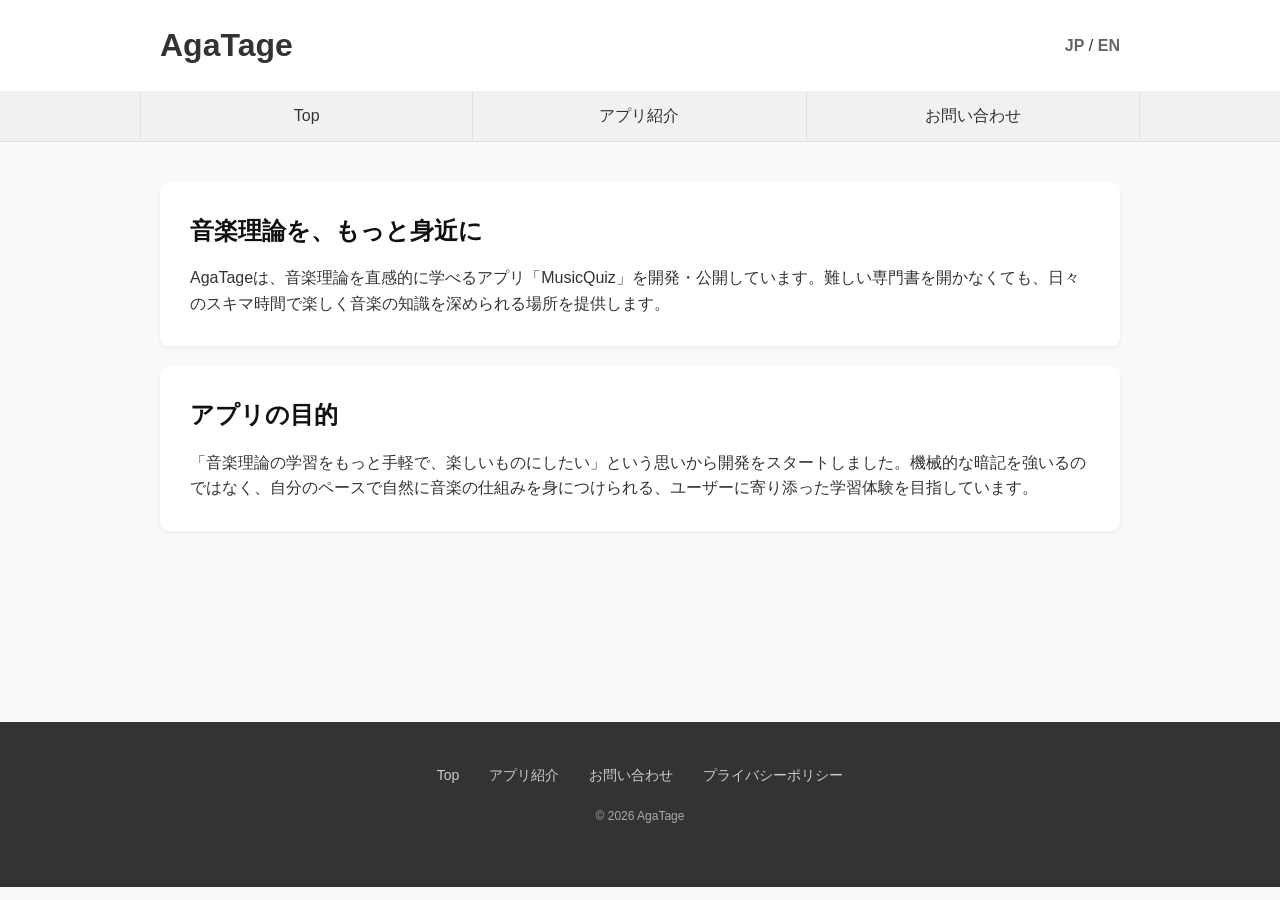
<file: index.html>
<!DOCTYPE html>
<html lang="ja">
<head>
    <link rel="stylesheet" href="css/style.css">
    <meta charset="UTF-8">
    <meta name="viewport" content="width=device-width, initial-scale=1.0">
    <title>AgaTage</title>
    <!-- 後でここにCSSを読み込むタグを追加します -->
</head>
<body>

    <!-- ヘッダー領域 -->
    <header>
        <div class="header-top">
            <h1>AgaTage</h1>
            <div class="language-switch">
            <!-- JPを押すと日本語版へ、ENを押すと英語版へ移動 -->
            <a href="index.html">JP</a> / <a href="index-en.html">EN</a>
            </div>
        </div>
        
        <!-- ナビゲーションメニュー -->
        <nav class="main-nav">
            <ul>
                <li><a href="index.html">Top</a></li>
                <li><a href="app.html">アプリ紹介</a></li>
                <li><a href="contact.html">お問い合わせ</a></li>
            </ul>
        </nav>
    </header>

    <!-- メインコンテンツ領域 -->
    <main>
        <section class="overview">
            <h2>音楽理論を、もっと身近に</h2>
            <p>AgaTageは、音楽理論を直感的に学べるアプリ「MusicQuiz」を開発・公開しています。難しい専門書を開かなくても、日々のスキマ時間で楽しく音楽の知識を深められる場所を提供します。</p>
        </section>

        <section class="purpose">
            <h2>アプリの目的</h2>
            <p>「音楽理論の学習をもっと手軽で、楽しいものにしたい」という思いから開発をスタートしました。機械的な暗記を強いるのではなく、自分のペースで自然に音楽の仕組みを身につけられる、ユーザーに寄り添った学習体験を目指しています。</p>
        </section>
    </main>

    <!-- フッター領域 -->
    <footer>
        <nav class="footer-nav">
            <ul>
                <li><a href="index.html">Top</a></li>
                <li><a href="app.html">アプリ紹介</a></li>
                <li><a href="contact.html">お問い合わせ</a></li>
                <li><a href="privacy.html">プライバシーポリシー</a></li>
            </ul>
        </nav>
        <p>&copy; 2026 AgaTage</p>
    </footer>

</body>
</html>
</file>
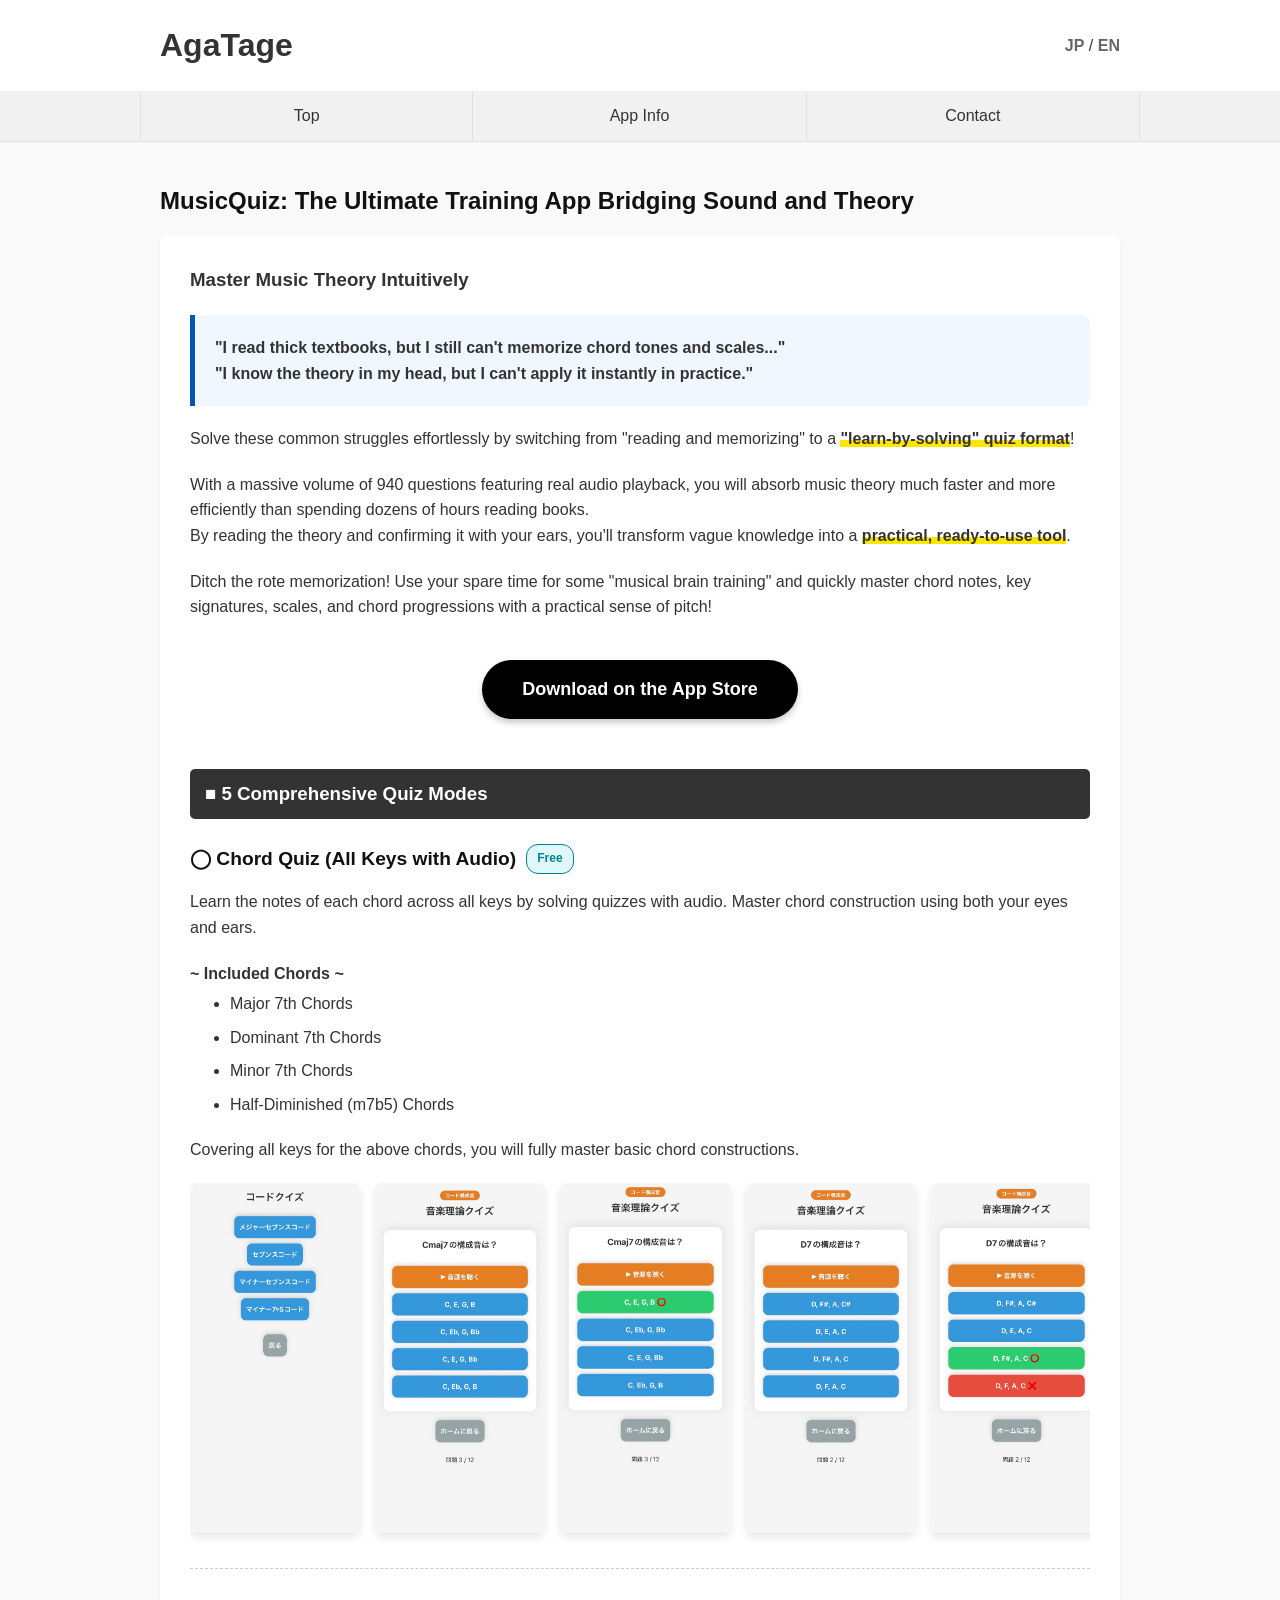
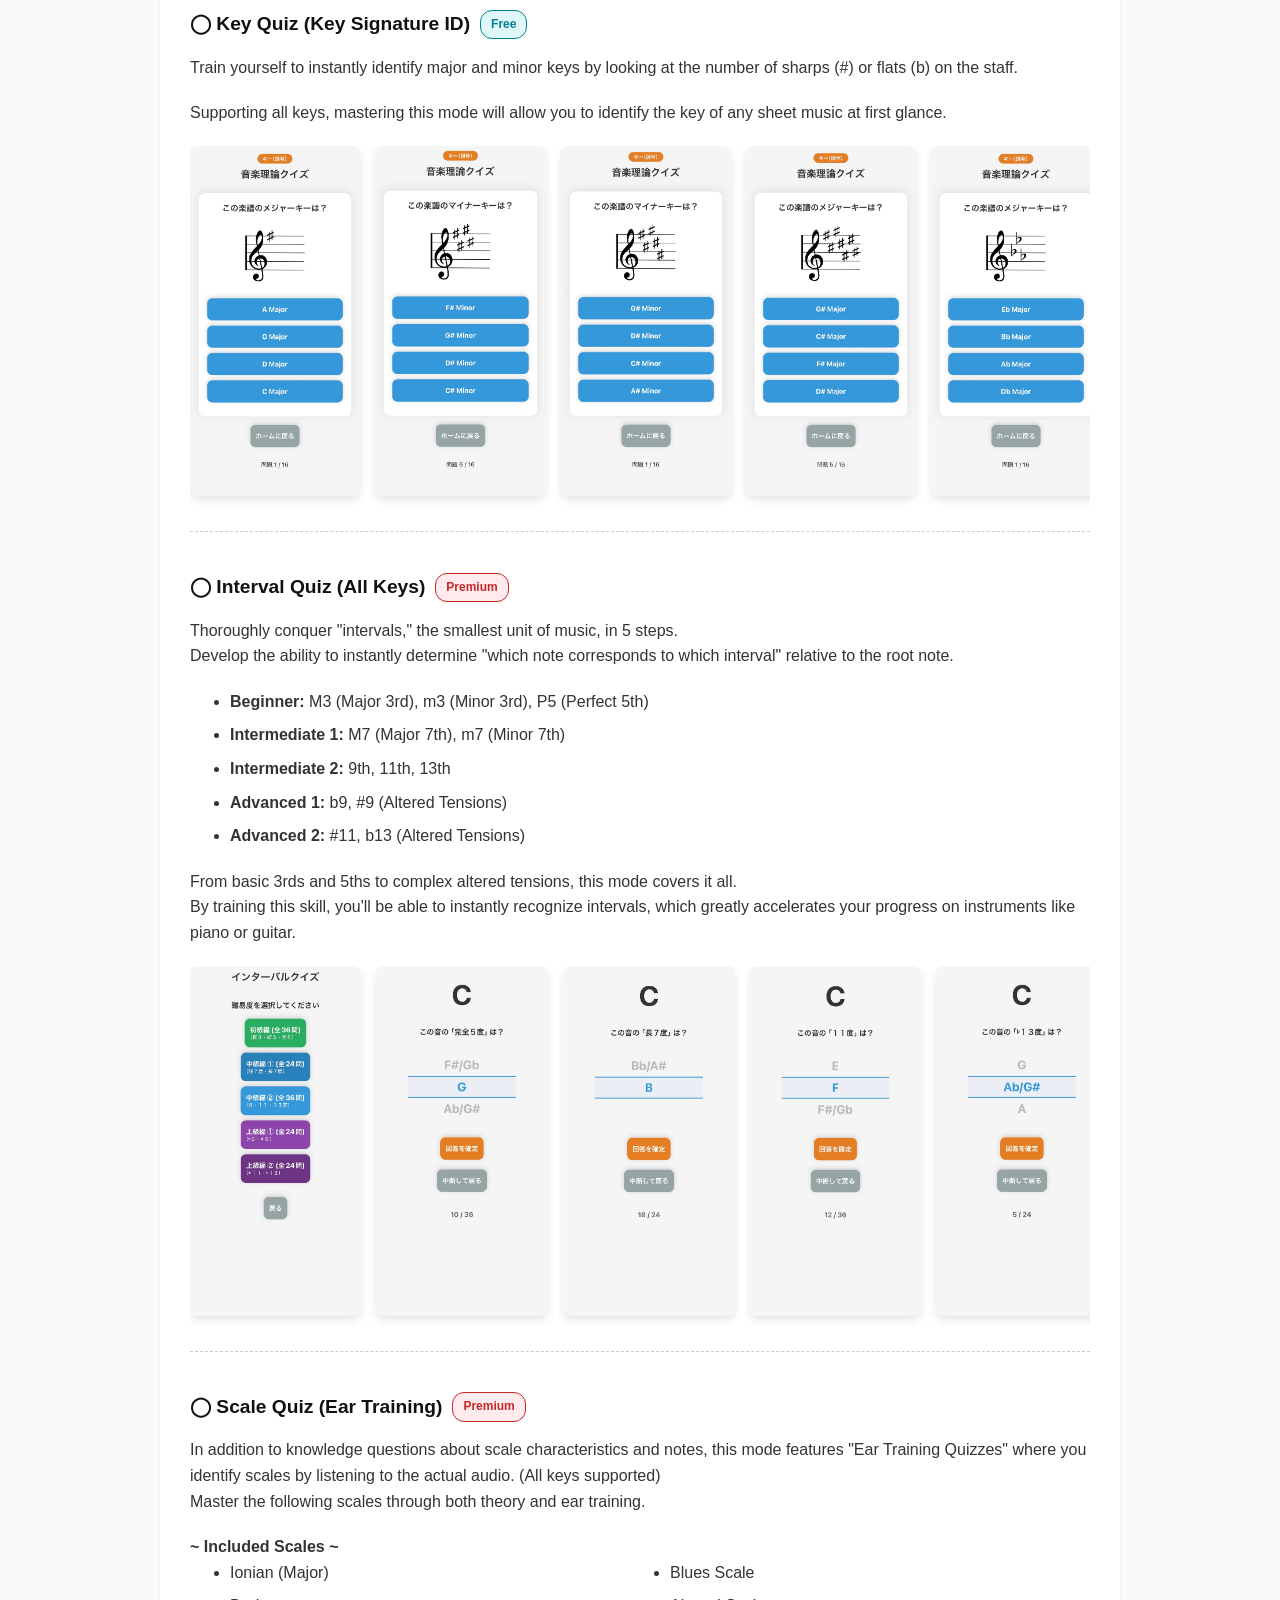
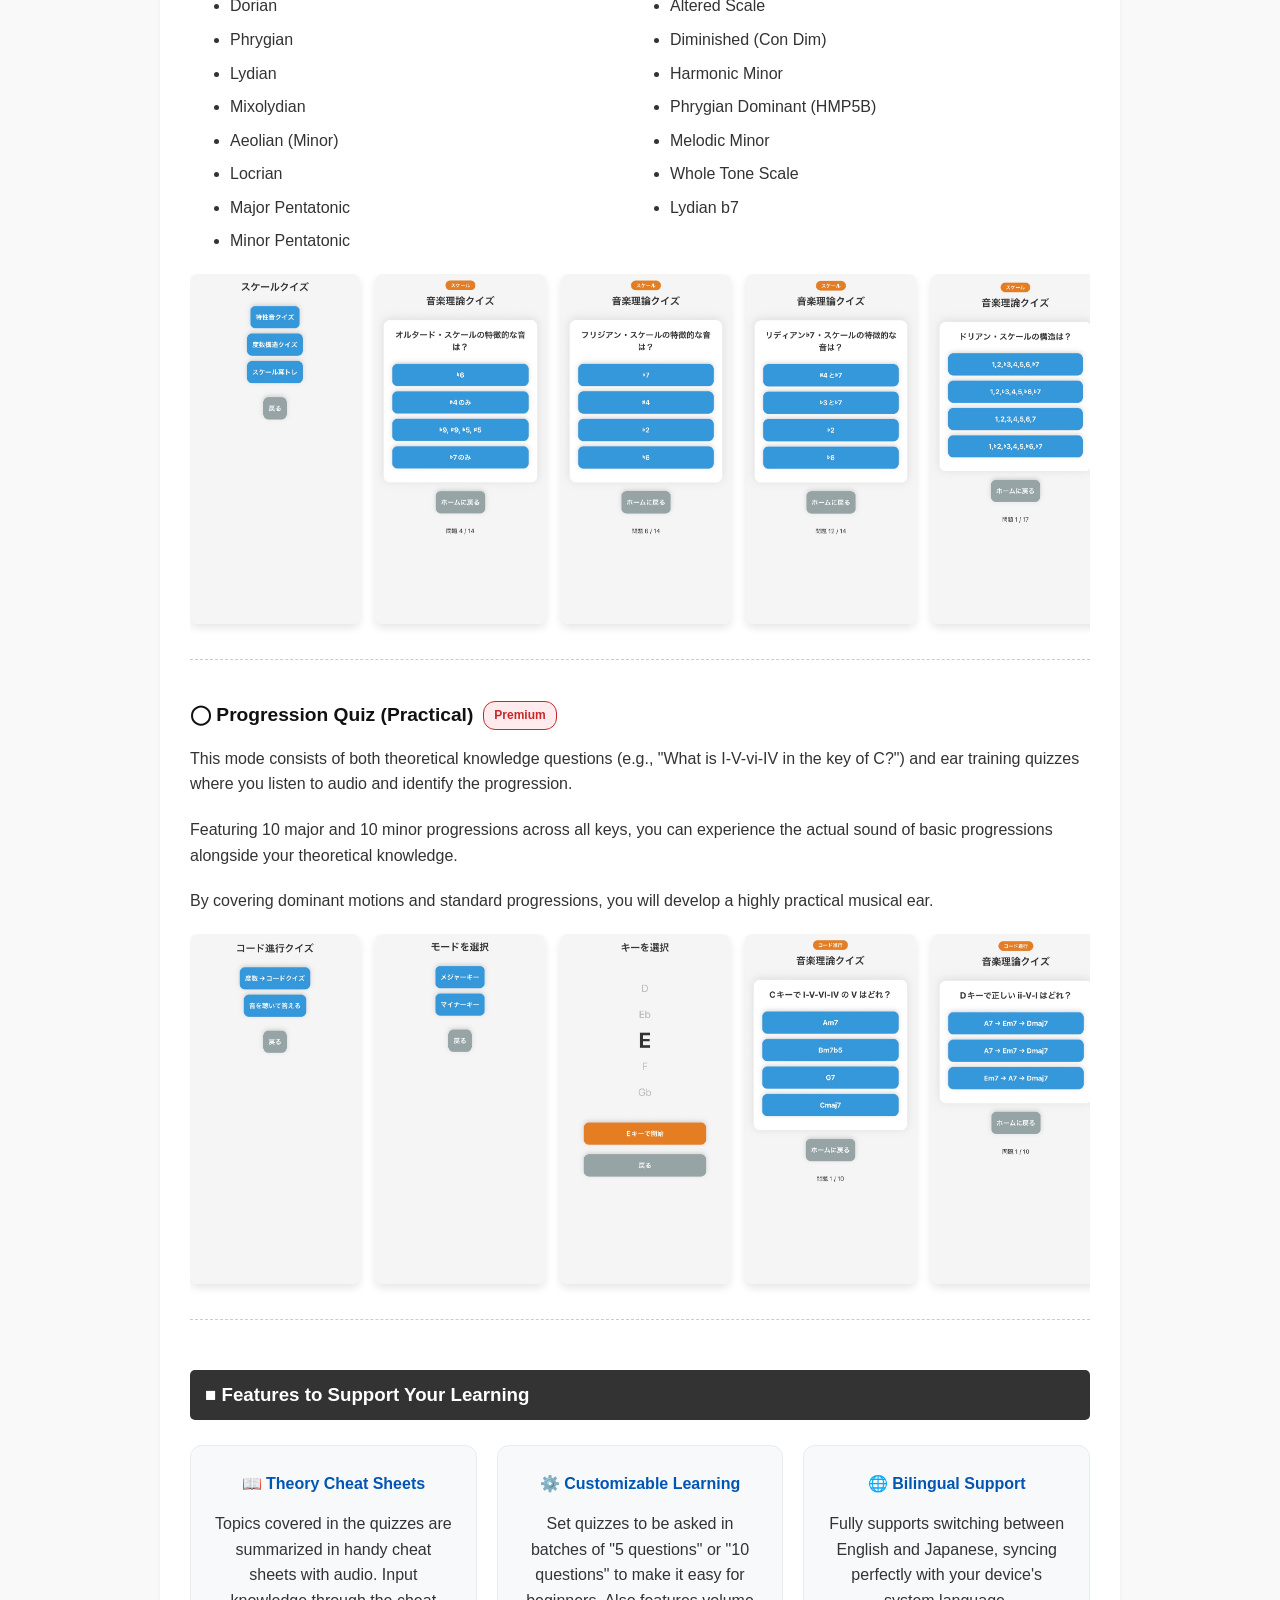
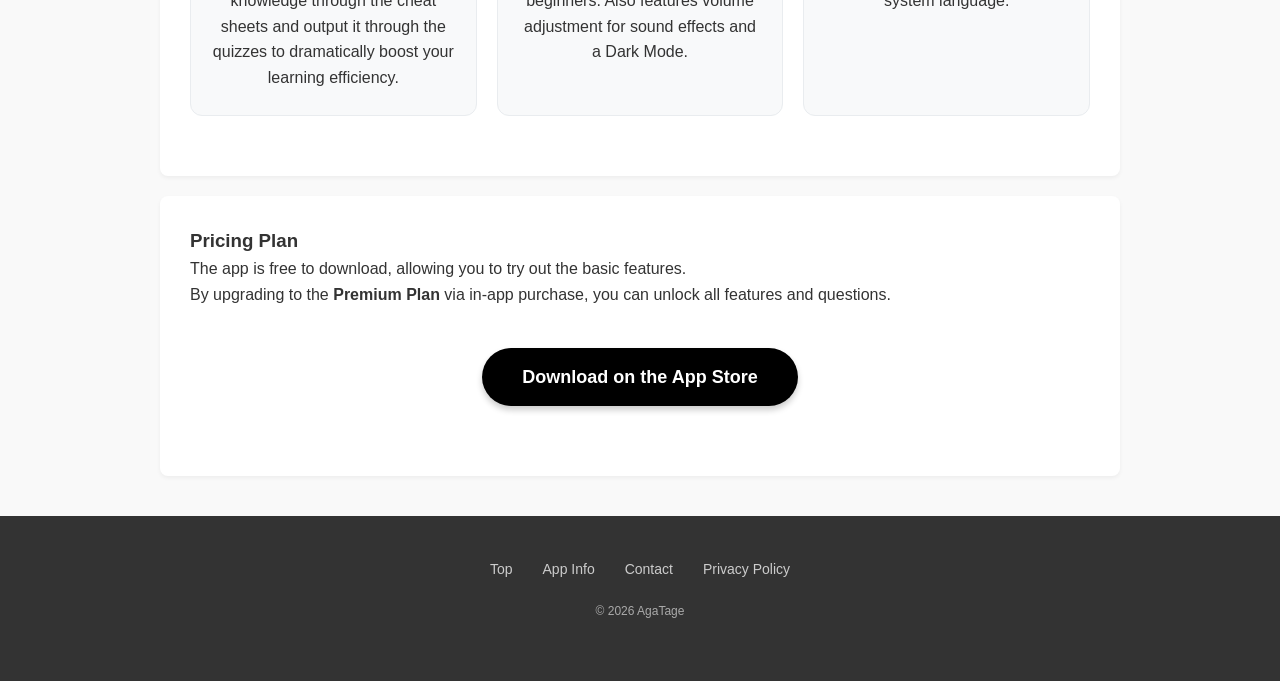
<file: app-en.html>
<!DOCTYPE html>
<html lang="en">
<head>
    <link rel="stylesheet" href="css/style.css">
    <meta charset="UTF-8">
    <meta name="viewport" content="width=device-width, initial-scale=1.0">
    <title>App Info - AgaTage</title>
</head>
<body>

    <!-- ヘッダー領域 -->
    <header>
        <div class="header-top">
            <h1>AgaTage</h1>
            <div class="language-switch">
            <!-- JPを押すと日本語版へ、ENを押すと英語版へ移動 -->
            <a href="app.html">JP</a> / <a href="app-en.html">EN</a>
            </div>
        </div>
        
        <nav class="main-nav">
            <ul>
                <li><a href="index-en.html">Top</a></li>
                <li><a href="app-en.html">App Info</a></li>
                <li><a href="contact-en.html">Contact</a></li>
            </ul>
        </nav>
    </header>

    <!-- メインコンテンツ領域 -->
    <main>
        <h2>MusicQuiz: The Ultimate Training App Bridging Sound and Theory</h2>
        
        <section class="app-feature">
            <h3>Master Music Theory Intuitively</h3>
            
            <div class="intro-box">
                <p>"I read thick textbooks, but I still can't memorize chord tones and scales..."<br>
                   "I know the theory in my head, but I can't apply it instantly in practice."</p>
                
            </div>
            <p>Solve these common struggles effortlessly by switching from "reading and memorizing" to a <span class="marker">"learn-by-solving" quiz format</span>!</p>
            <p>With a massive volume of 940 questions featuring real audio playback, you will absorb music theory much faster and more efficiently than spending dozens of hours reading books.<br>
               By reading the theory and confirming it with your ears, you'll transform vague knowledge into a <span class="marker">practical, ready-to-use tool</span>.</p>
            <p>Ditch the rote memorization! Use your spare time for some "musical brain training" and quickly master chord notes, key signatures, scales, and chord progressions with a practical sense of pitch!</p>
            
            <div class="download-area">
                <a href="https://apps.apple.com/jp/app/id6767202081" class="btn-download" target="_blank" rel="noopener">Download on the App Store</a>
            </div>

            <h3 class="section-title">■ 5 Comprehensive Quiz Modes</h3>
            
            <div class="quiz-mode">
                <h4>◯ Chord Quiz (All Keys with Audio) <span class="badge badge-free">Free</span></h4>
                <p>Learn the notes of each chord across all keys by solving quizzes with audio. Master chord construction using both your eyes and ears.</p>
                <p class="list-title">~ Included Chords ~</p>
                <ul class="quiz-list">
                   <li>Major 7th Chords</li>
                   <li>Dominant 7th Chords</li>
                   <li>Minor 7th Chords</li>
                   <li>Half-Diminished (m7b5) Chords</li>
                </ul>
                 <p>Covering all keys for the above chords, you will fully master basic chord constructions.</p>
                <div class="horizontal-scroll-wrapper">
                    <img src="images/chord1.jpg" alt="Chord Quiz Screen" class="scroll-img">
                    <img src="images/chord2.jpg" alt="Scale Quiz Screen" class="scroll-img">
                    <img src="images/chord3.jpg" alt="Result Screen" class="scroll-img">
                    <img src="images/chord4.jpg" alt="Result Screen" class="scroll-img">
                    <img src="images/chord5.jpg" alt="Result Screen" class="scroll-img">
                    <img src="images/chord6.jpg" alt="Result Screen" class="scroll-img">
                    <img src="images/chord7.jpg" alt="Result Screen" class="scroll-img">
                    <img src="images/chord8.jpg" alt="Result Screen" class="scroll-img">
                    <img src="images/chord9.jpg" alt="Result Screen" class="scroll-img">
                </div>   
               
            </div>

            <div class="quiz-mode">
                <h4>◯ Key Quiz (Key Signature ID) <span class="badge badge-free">Free</span></h4>
                <p>Train yourself to instantly identify major and minor keys by looking at the number of sharps (#) or flats (b) on the staff.</p>
                <p>Supporting all keys, mastering this mode will allow you to identify the key of any sheet music at first glance.</p>
                <div class="horizontal-scroll-wrapper">
                    <img src="images/key1.jpg" alt="Chord Quiz Screen" class="scroll-img">
                    <img src="images/key2.jpg" alt="Scale Quiz Screen" class="scroll-img">
                    <img src="images/key3.jpg" alt="Result Screen" class="scroll-img">
                    <img src="images/key4.jpg" alt="Result Screen" class="scroll-img">
                    <img src="images/key5.jpg" alt="Result Screen" class="scroll-img">
                    <img src="images/key6.jpg" alt="Result Screen" class="scroll-img">
                    <img src="images/key7.jpg" alt="Result Screen" class="scroll-img">
                    <img src="images/key8.jpg" alt="Result Screen" class="scroll-img">
                </div>
                
            </div>

            <div class="quiz-mode">
                <h4>◯ Interval Quiz (All Keys) <span class="badge badge-paid">Premium</span></h4>
                <p>Thoroughly conquer "intervals," the smallest unit of music, in 5 steps.<br>
                   Develop the ability to instantly determine "which note corresponds to which interval" relative to the root note.</p>
                <ul class="quiz-list">
                   <li><strong>Beginner:</strong> M3 (Major 3rd), m3 (Minor 3rd), P5 (Perfect 5th)</li>
                   <li><strong>Intermediate 1:</strong> M7 (Major 7th), m7 (Minor 7th)</li>
                   <li><strong>Intermediate 2:</strong> 9th, 11th, 13th</li>
                   <li><strong>Advanced 1:</strong> b9, #9 (Altered Tensions)</li>
                   <li><strong>Advanced 2:</strong> #11, b13 (Altered Tensions)</li>
                </ul>
                <p>From basic 3rds and 5ths to complex altered tensions, this mode covers it all.<br>
                   By training this skill, you'll be able to instantly recognize intervals, which greatly accelerates your progress on instruments like piano or guitar.</p>
                   <div class="horizontal-scroll-wrapper">
                    <img src="images/int1.jpg" alt="Chord Quiz Screen" class="scroll-img">
                    <img src="images/int2.jpg" alt="Scale Quiz Screen" class="scroll-img">
                    <img src="images/int3.jpg" alt="Result Screen" class="scroll-img">
                    <img src="images/int4.jpg" alt="Result Screen" class="scroll-img">
                    <img src="images/int5.jpg" alt="Result Screen" class="scroll-img">
                    <img src="images/IMG_1131.jpg" alt="Result Screen" class="scroll-img">
                </div>
            </div>

            <div class="quiz-mode">
                <h4>◯ Scale Quiz (Ear Training) <span class="badge badge-paid">Premium</span></h4>
                <p>In addition to knowledge questions about scale characteristics and notes, this mode features "Ear Training Quizzes" where you identify scales by listening to the actual audio. (All keys supported)<br>
                   Master the following scales through both theory and ear training.</p>
                <p class="list-title">~ Included Scales ~</p>
                <ul class="quiz-list multi-column-list">
                   <li>Ionian (Major)</li>
                   <li>Dorian</li>
                   <li>Phrygian</li>
                   <li>Lydian</li>
                   <li>Mixolydian</li>
                   <li>Aeolian (Minor)</li>
                   <li>Locrian</li>
                   <li>Major Pentatonic</li>
                   <li>Minor Pentatonic</li>
                   <li>Blues Scale</li>
                   <li>Altered Scale</li>
                   <li>Diminished (Con Dim)</li>
                   <li>Harmonic Minor</li>
                   <li>Phrygian Dominant (HMP5B)</li>
                   <li>Melodic Minor</li>
                   <li>Whole Tone Scale</li>
                   <li>Lydian b7</li>
                </ul>
                <div class="horizontal-scroll-wrapper">
                    <img src="images/scale1.jpg" alt="Chord Quiz Screen" class="scroll-img">
                    <img src="images/scale2.jpg" alt="Scale Quiz Screen" class="scroll-img">
                    <img src="images/scale3.jpg" alt="Result Screen" class="scroll-img">
                    <img src="images/scale4.jpg" alt="Result Screen" class="scroll-img">
                    <img src="images/scale5.jpg" alt="Result Screen" class="scroll-img">
                    <img src="images/scale6.jpg" alt="Result Screen" class="scroll-img">
                    <img src="images/scale7.jpg" alt="Result Screen" class="scroll-img">
                    <img src="images/scale8.jpg" alt="Result Screen" class="scroll-img">
                    <img src="images/scale9.jpg" alt="Result Screen" class="scroll-img">
                </div>
            </div>

            <div class="quiz-mode">
                <h4>◯ Progression Quiz (Practical) <span class="badge badge-paid">Premium</span></h4>
                <p>This mode consists of both theoretical knowledge questions (e.g., "What is I-V-vi-IV in the key of C?") and ear training quizzes where you listen to audio and identify the progression.</p>
                <p>Featuring 10 major and 10 minor progressions across all keys, you can experience the actual sound of basic progressions alongside your theoretical knowledge.</p>
                <p>By covering dominant motions and standard progressions, you will develop a highly practical musical ear.</p>
                <div class="horizontal-scroll-wrapper">
                    <img src="images/pro1.jpg" alt="Chord Quiz Screen" class="scroll-img">
                    <img src="images/pro2.jpg" alt="Scale Quiz Screen" class="scroll-img">
                    <img src="images/pro3.jpg" alt="Result Screen" class="scroll-img">
                    <img src="images/pro4.jpg" alt="Result Screen" class="scroll-img">
                    <img src="images/pro5.jpg" alt="Result Screen" class="scroll-img">
                    <img src="images/pro6.jpg" alt="Result Screen" class="scroll-img">
                    <img src="images/pro7.jpg" alt="Result Screen" class="scroll-img">
                    <img src="images/pro8.jpg" alt="Result Screen" class="scroll-img">
                    <img src="images/pro9.jpg" alt="Result Screen" class="scroll-img">
                </div>
            </div>

            <h3 class="section-title">■ Features to Support Your Learning</h3>
            
            <div class="feature-cards">
                <div class="card">
                    <h4>📖 Theory Cheat Sheets</h4>
                    <p>Topics covered in the quizzes are summarized in handy cheat sheets with audio. Input knowledge through the cheat sheets and output it through the quizzes to dramatically boost your learning efficiency.</p>
                </div>
                <div class="card">
                    <h4>⚙️ Customizable Learning</h4>
                    <p>Set quizzes to be asked in batches of "5 questions" or "10 questions" to make it easy for beginners. Also features volume adjustment for sound effects and a Dark Mode.</p>
                </div>
                <div class="card">
                    <h4>🌐 Bilingual Support</h4>
                    <p>Fully supports switching between English and Japanese, syncing perfectly with your device's system language.</p>
                </div>
            </div>

        </section>

        <section class="app-pricing">
            <h3>Pricing Plan</h3>
            <p>The app is free to download, allowing you to try out the basic features.<br>
               By upgrading to the <strong>Premium Plan</strong> via in-app purchase, you can unlock all features and questions.</p>
            
            <div class="download-area">
                <a href="https://apps.apple.com/jp/app/id6767202081" class="btn-download" target="_blank" rel="noopener">Download on the App Store</a>
            </div>
        </section>
    </main>

    <!-- フッター領域 -->
    <footer>
        <nav class="footer-nav">
            <ul>
                <li><a href="index-en.html">Top</a></li>
                <li><a href="app-en.html">App Info</a></li>
                <li><a href="contact-en.html">Contact</a></li>
                <li><a href="privacy-en.html">Privacy Policy</a></li>
            </ul>
        </nav>
        <p>&copy; 2026 AgaTage</p>
    </footer>

</body>
</html>
</file>
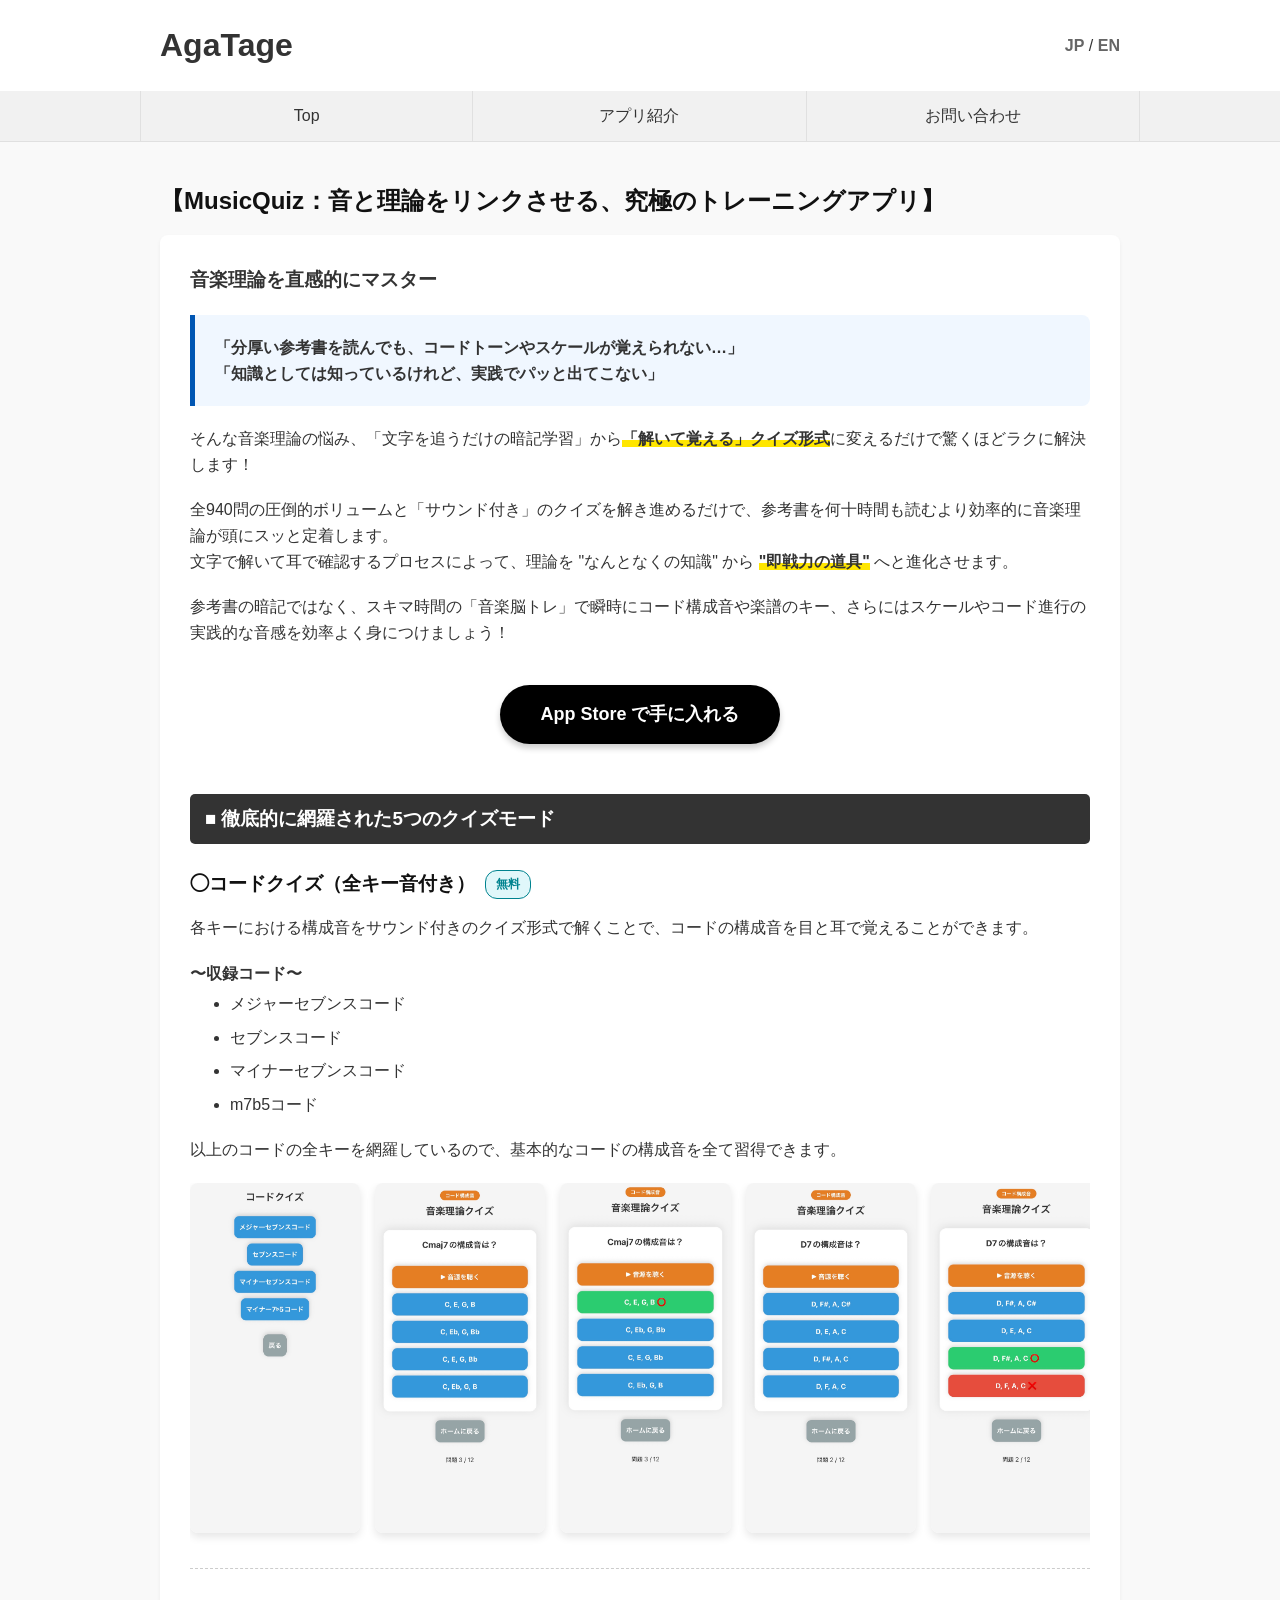
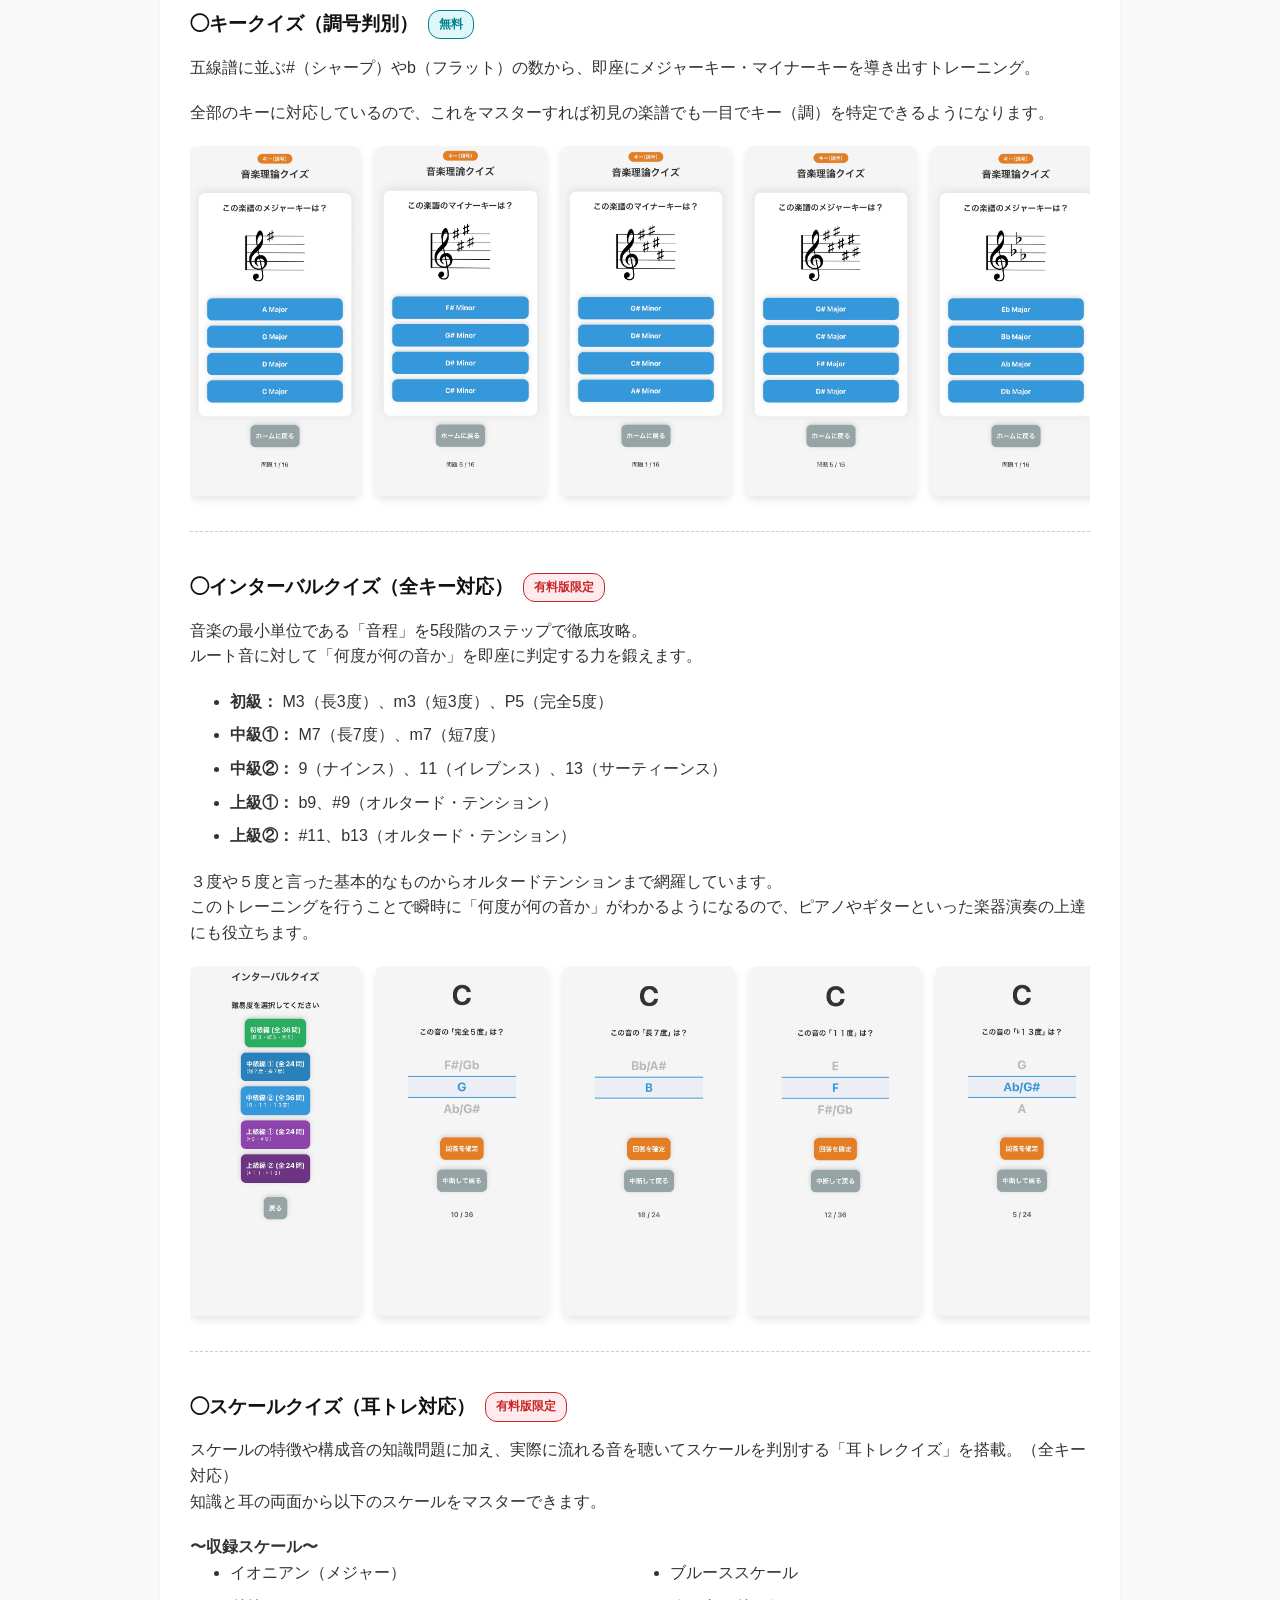
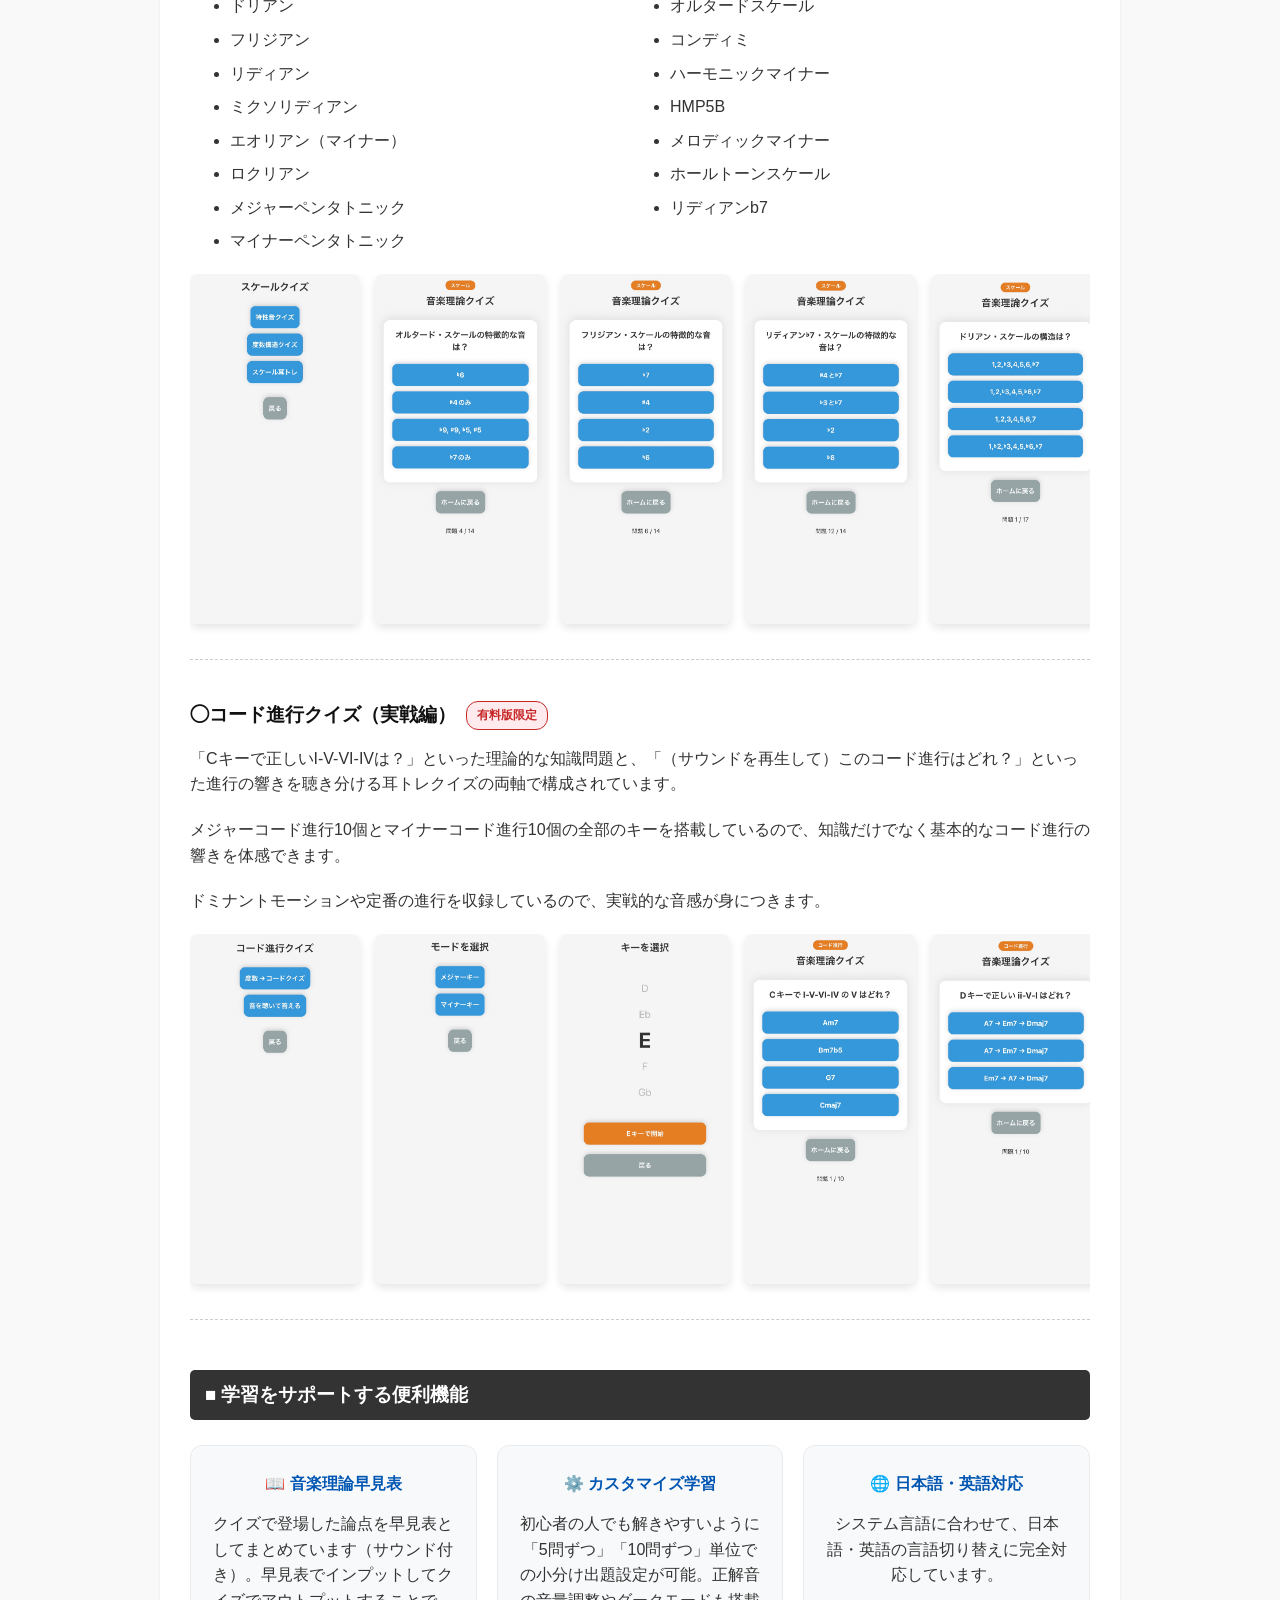
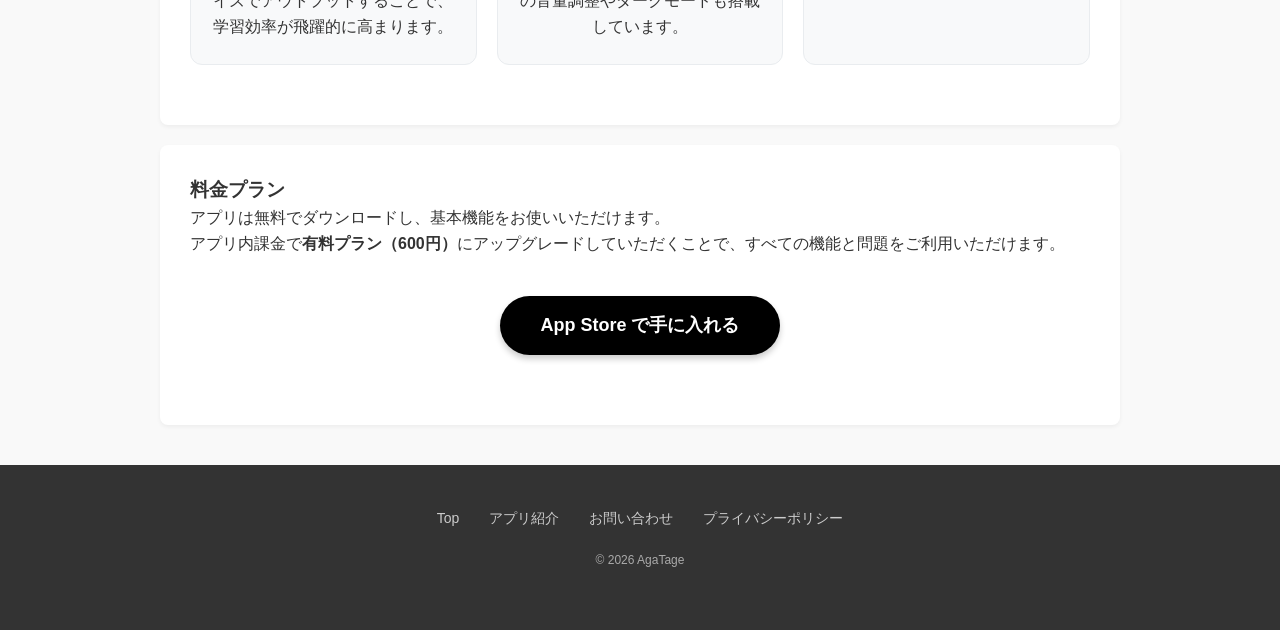
<file: app.html>
<!DOCTYPE html>
<html lang="ja">
<head>
    <link rel="stylesheet" href="css/style.css">
    <meta charset="UTF-8">
    <meta name="viewport" content="width=device-width, initial-scale=1.0">
    <title>アプリ紹介 - AgaTage</title>
</head>
<body>

    <!-- ヘッダー領域（index.htmlと共通） -->
    <header>
        <div class="header-top">
            <h1>AgaTage</h1>
            <div class="language-switch">
            <!-- JPを押すと日本語版へ、ENを押すと英語版へ移動 -->
            <a href="app.html">JP</a> / <a href="app-en.html">EN</a>
            </div>
        </div>
        
        <nav class="main-nav">
            <ul>
                <li><a href="index.html">Top</a></li>
                <li><a href="app.html">アプリ紹介</a></li>
                <li><a href="contact.html">お問い合わせ</a></li>
            </ul>
        </nav>
    </header>

    <!-- メインコンテンツ領域 -->
    <main>
        <h2>【MusicQuiz：音と理論をリンクさせる、究極のトレーニングアプリ】</h2>
        
        <section class="app-feature">
            <h3>音楽理論を直感的にマスター</h3>
            
            <div class="intro-box">
                <p>「分厚い参考書を読んでも、コードトーンやスケールが覚えられない…」<br>
                   「知識としては知っているけれど、実践でパッと出てこない」</p>
                
            </div>
            <p>そんな音楽理論の悩み、「文字を追うだけの暗記学習」から<span class="marker">「解いて覚える」クイズ形式</span>に変えるだけで驚くほどラクに解決します！</p>
            <p>全940問の圧倒的ボリュームと「サウンド付き」のクイズを解き進めるだけで、参考書を何十時間も読むより効率的に音楽理論が頭にスッと定着します。<br>
               文字で解いて耳で確認するプロセスによって、理論を "なんとなくの知識" から <span class="marker">"即戦力の道具"</span> へと進化させます。</p>
            <p>参考書の暗記ではなく、スキマ時間の「音楽脳トレ」で瞬時にコード構成音や楽譜のキー、さらにはスケールやコード進行の実践的な音感を効率よく身につけましょう！</p>
            
            <div class="download-area">
                <a href="https://apps.apple.com/jp/app/id6767202081" class="btn-download">App Store で手に入れる</a>
            </div>

            <h3 class="section-title">■ 徹底的に網羅された5つのクイズモード</h3>
            
            <div class="quiz-mode">
                <h4>◯コードクイズ（全キー音付き） <span class="badge badge-free">無料</span></h4>
                <p>各キーにおける構成音をサウンド付きのクイズ形式で解くことで、コードの構成音を目と耳で覚えることができます。</p>
                <p class="list-title">〜収録コード〜</p>
                <ul class="quiz-list">
                   <li>メジャーセブンスコード</li>
                   <li>セブンスコード</li>
                   <li>マイナーセブンスコード</li>
                   <li>m7b5コード</li>
                </ul>
                 <p>以上のコードの全キーを網羅しているので、基本的なコードの構成音を全て習得できます。</p>
                <div class="horizontal-scroll-wrapper">
                    <img src="images/chord1.jpg" alt="コード当てクイズの画面" class="scroll-img">
                    <img src="images/chord2.jpg" alt="スケールクイズの画面" class="scroll-img">
                    <img src="images/chord3.jpg" alt="結果発表の画面" class="scroll-img">
                    <img src="images/chord4.jpg" alt="結果発表の画面" class="scroll-img">
                    <img src="images/chord5.jpg" alt="結果発表の画面" class="scroll-img">
                    <img src="images/chord6.jpg" alt="結果発表の画面" class="scroll-img">
                    <img src="images/chord7.jpg" alt="結果発表の画面" class="scroll-img">
                    <img src="images/chord8.jpg" alt="結果発表の画面" class="scroll-img">
                    <img src="images/chord9.jpg" alt="結果発表の画面" class="scroll-img">
                </div>   
               
            </div>

            <div class="quiz-mode">
                <h4>◯キークイズ（調号判別） <span class="badge badge-free">無料</span></h4>
                <p>五線譜に並ぶ#（シャープ）やb（フラット）の数から、即座にメジャーキー・マイナーキーを導き出すトレーニング。</p>
                <p>全部のキーに対応しているので、これをマスターすれば初見の楽譜でも一目でキー（調）を特定できるようになります。</p>
                <div class="horizontal-scroll-wrapper">
                    <img src="images/key1.jpg" alt="コード当てクイズの画面" class="scroll-img">
                    <img src="images/key2.jpg" alt="スケールクイズの画面" class="scroll-img">
                    <img src="images/key3.jpg" alt="結果発表の画面" class="scroll-img">
                    <img src="images/key4.jpg" alt="結果発表の画面" class="scroll-img">
                    <img src="images/key5.jpg" alt="結果発表の画面" class="scroll-img">
                    <img src="images/key6.jpg" alt="結果発表の画面" class="scroll-img">
                    <img src="images/key7.jpg" alt="結果発表の画面" class="scroll-img">
                    <img src="images/key8.jpg" alt="結果発表の画面" class="scroll-img">
                </div>
                
            </div>

            <div class="quiz-mode">
                <h4>◯インターバルクイズ（全キー対応） <span class="badge badge-paid">有料版限定</span></h4>
                <p>音楽の最小単位である「音程」を5段階のステップで徹底攻略。<br>
                   ルート音に対して「何度が何の音か」を即座に判定する力を鍛えます。</p>
                <ul class="quiz-list">
                   <li><strong>初級：</strong> M3（長3度）、m3（短3度）、P5（完全5度）</li>
                   <li><strong>中級①：</strong> M7（長7度）、m7（短7度）</li>
                   <li><strong>中級②：</strong> 9（ナインス）、11（イレブンス）、13（サーティーンス）</li>
                   <li><strong>上級①：</strong> b9、#9（オルタード・テンション）</li>
                   <li><strong>上級②：</strong> #11、b13（オルタード・テンション）</li>
                </ul>
                <p>３度や５度と言った基本的なものからオルタードテンションまで網羅しています。<br>
                   このトレーニングを行うことで瞬時に「何度が何の音か」がわかるようになるので、ピアノやギターといった楽器演奏の上達にも役立ちます。</p>
                   <div class="horizontal-scroll-wrapper">
                    <img src="images/int1.jpg" alt="コード当てクイズの画面" class="scroll-img">
                    <img src="images/int2.jpg" alt="スケールクイズの画面" class="scroll-img">
                    <img src="images/int3.jpg" alt="結果発表の画面" class="scroll-img">
                    <img src="images/int4.jpg" alt="結果発表の画面" class="scroll-img">
                    <img src="images/int5.jpg" alt="結果発表の画面" class="scroll-img">
                    <img src="images/IMG_1131.jpg" alt="結果発表の画面" class="scroll-img">
                </div>
            </div>

            <div class="quiz-mode">
                <h4>◯スケールクイズ（耳トレ対応） <span class="badge badge-paid">有料版限定</span></h4>
                <p>スケールの特徴や構成音の知識問題に加え、実際に流れる音を聴いてスケールを判別する「耳トレクイズ」を搭載。（全キー対応）<br>
                   知識と耳の両面から以下のスケールをマスターできます。</p>
                <p class="list-title">〜収録スケール〜</p>
                <ul class="quiz-list multi-column-list">
                   <li>イオニアン（メジャー）</li>
                   <li>ドリアン</li>
                   <li>フリジアン</li>
                   <li>リディアン</li>
                   <li>ミクソリディアン</li>
                   <li>エオリアン（マイナー）</li>
                   <li>ロクリアン</li>
                   <li>メジャーペンタトニック</li>
                   <li>マイナーペンタトニック</li>
                   <li>ブルーススケール</li>
                   <li>オルタードスケール</li>
                   <li>コンディミ</li>
                   <li>ハーモニックマイナー</li>
                   <li>HMP5B</li>
                   <li>メロディックマイナー</li>
                   <li>ホールトーンスケール</li>
                   <li>リディアンb7</li>
                </ul>
                <div class="horizontal-scroll-wrapper">
                    <img src="images/scale1.jpg" alt="コード当てクイズの画面" class="scroll-img">
                    <img src="images/scale2.jpg" alt="スケールクイズの画面" class="scroll-img">
                    <img src="images/scale3.jpg" alt="結果発表の画面" class="scroll-img">
                    <img src="images/scale4.jpg" alt="結果発表の画面" class="scroll-img">
                    <img src="images/scale5.jpg" alt="結果発表の画面" class="scroll-img">
                    <img src="images/scale6.jpg" alt="結果発表の画面" class="scroll-img">
                    <img src="images/scale7.jpg" alt="結果発表の画面" class="scroll-img">
                    <img src="images/scale8.jpg" alt="結果発表の画面" class="scroll-img">
                    <img src="images/scale9.jpg" alt="結果発表の画面" class="scroll-img">
                </div>
            </div>

            <div class="quiz-mode">
                <h4>◯コード進行クイズ（実戦編） <span class="badge badge-paid">有料版限定</span></h4>
                <p>「Cキーで正しいI-V-VI-IVは？」といった理論的な知識問題と、「（サウンドを再生して）このコード進行はどれ？」といった進行の響きを聴き分ける耳トレクイズの両軸で構成されています。</p>
                <p>メジャーコード進行10個とマイナーコード進行10個の全部のキーを搭載しているので、知識だけでなく基本的なコード進行の響きを体感できます。</p>
                <p>ドミナントモーションや定番の進行を収録しているので、実戦的な音感が身につきます。</p>
                <div class="horizontal-scroll-wrapper">
                    <img src="images/pro1.jpg" alt="コード当てクイズの画面" class="scroll-img">
                    <img src="images/pro2.jpg" alt="スケールクイズの画面" class="scroll-img">
                    <img src="images/pro3.jpg" alt="結果発表の画面" class="scroll-img">
                    <img src="images/pro4.jpg" alt="結果発表の画面" class="scroll-img">
                    <img src="images/pro5.jpg" alt="結果発表の画面" class="scroll-img">
                    <img src="images/pro6.jpg" alt="結果発表の画面" class="scroll-img">
                    <img src="images/pro7.jpg" alt="結果発表の画面" class="scroll-img">
                    <img src="images/pro8.jpg" alt="結果発表の画面" class="scroll-img">
                    <img src="images/pro9.jpg" alt="結果発表の画面" class="scroll-img">
                </div>
            </div>

            <h3 class="section-title">■ 学習をサポートする便利機能</h3>
            
            <div class="feature-cards">
                <div class="card">
                    <h4>📖 音楽理論早見表</h4>
                    <p>クイズで登場した論点を早見表としてまとめています（サウンド付き）。早見表でインプットしてクイズでアウトプットすることで、学習効率が飛躍的に高まります。</p>
                </div>
                <div class="card">
                    <h4>⚙️ カスタマイズ学習</h4>
                    <p>初心者の人でも解きやすいように「5問ずつ」「10問ずつ」単位での小分け出題設定が可能。正解音の音量調整やダークモードも搭載しています。</p>
                </div>
                <div class="card">
                    <h4>🌐 日本語・英語対応</h4>
                    <p>システム言語に合わせて、日本語・英語の言語切り替えに完全対応しています。</p>
                </div>
            </div>

        </section>

        <section class="app-pricing">
            <h3>料金プラン</h3>
            <p>アプリは無料でダウンロードし、基本機能をお使いいただけます。<br>
               アプリ内課金で<strong>有料プラン（600円）</strong>にアップグレードしていただくことで、すべての機能と問題をご利用いただけます。</p>
            
            <div class="download-area">
                <a href="https://apps.apple.com/jp/app/id6767202081" class="btn-download">App Store で手に入れる</a>
            </div>
        </section>
    </main>

    <!-- フッター領域（index.htmlと共通） -->
    <footer>
        <nav class="footer-nav">
            <ul>
                <li><a href="index.html">Top</a></li>
                <li><a href="app.html">アプリ紹介</a></li>
                <li><a href="contact.html">お問い合わせ</a></li>
                <li><a href="privacy.html">プライバシーポリシー</a></li>
            </ul>
        </nav>
        <p>&copy; 2026 AgaTage</p>
    </footer>

</body>
</html>
</file>
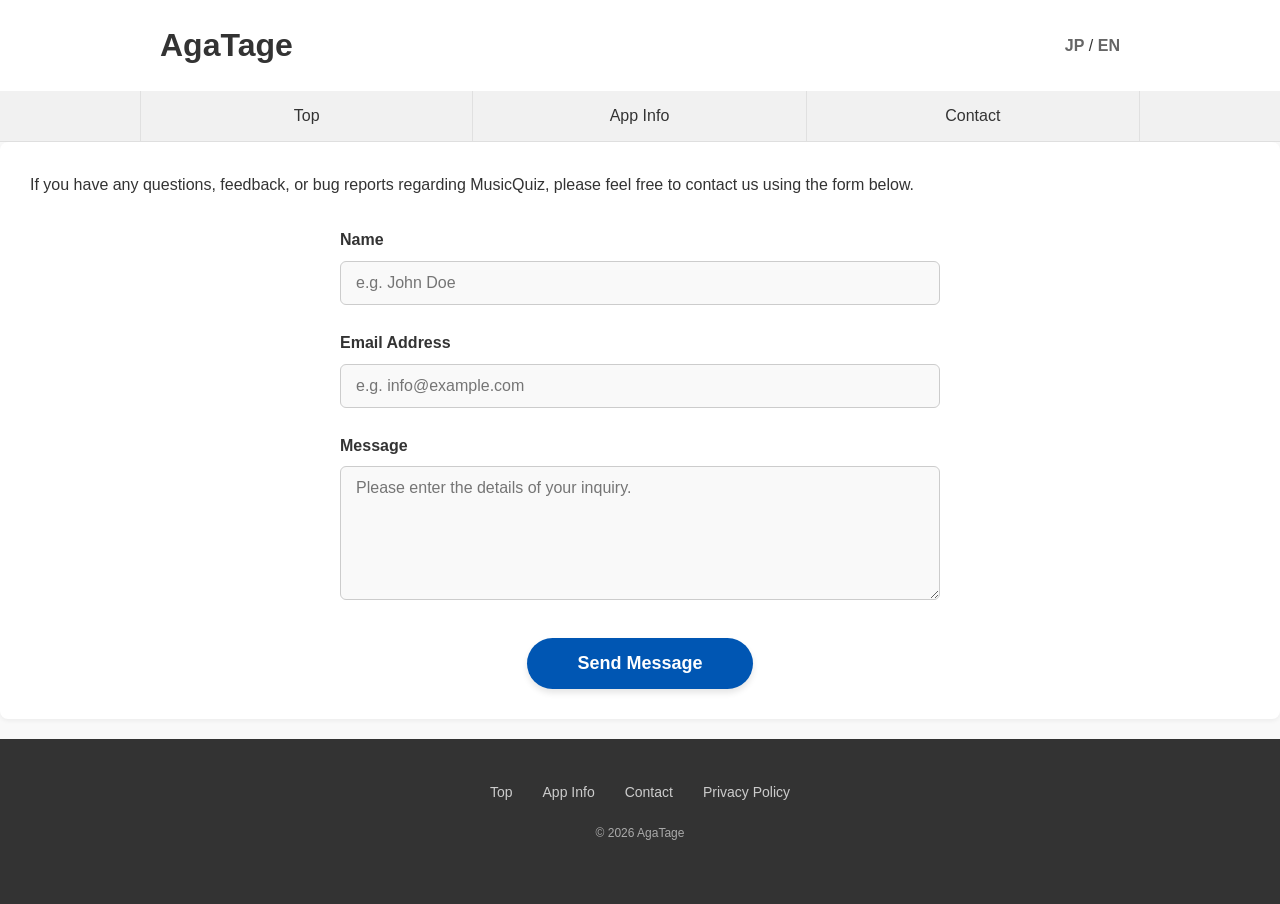
<file: contact-en.html>
<!DOCTYPE html>
<html lang="en">
<head>
    <link rel="stylesheet" href="css/style.css">
    <meta charset="UTF-8">
    <meta name="viewport" content="width=device-width, initial-scale=1.0">
    <title>Contact - AgaTage</title>
</head>
<body>

    <!-- ヘッダー領域 -->
    <header>
        <div class="header-top">
            <h1>AgaTage</h1>
            <div class="language-switch">
            <!-- JPを押すと日本語版へ、ENを押すと英語版へ移動 -->
            <a href="contact.html">JP</a> / <a href="contact-en.html">EN</a>
            </div>
        </div>
        
        <nav class="main-nav">
            <ul>
                <li><a href="index-en.html">Top</a></li>
                <li><a href="app-en.html">App Info</a></li>
                <li><a href="contact-en.html">Contact</a></li>
            </ul>
        </nav>
    </header>

    <!-- メインコンテンツ領域 -->
    <section class="contact-section">
    <p>If you have any questions, feedback, or bug reports regarding MusicQuiz, please feel free to contact us using the form below.</p>
    
    <!-- オリジナルのHTMLフォーム -->
    <form action="https://formspree.io/f/xgavvbaa" method="POST" class="custom-form">
        
        <div class="form-group">
            <label for="name">Name</label>
            <input type="text" id="name" name="name" placeholder="e.g. John Doe" required>
        </div>

        <div class="form-group">
            <label for="email">Email Address</label>
            <input type="email" id="email" name="email" placeholder="e.g. info@example.com" required>
        </div>

        <div class="form-group">
            <label for="message">Message</label>
            <textarea id="message" name="message" rows="6" placeholder="Please enter the details of your inquiry." required></textarea>
        </div>

        <div class="form-submit">
            <button type="submit" class="btn-send">Send Message</button>
        </div>

    </form>
    </section>

    <!-- フッター領域 -->
    <footer>
        <nav class="footer-nav">
            <ul>
                <li><a href="index-en.html">Top</a></li>
                <li><a href="app-en.html">App Info</a></li>
                <li><a href="contact-en.html">Contact</a></li>
                <li><a href="privacy-en.html">Privacy Policy</a></li>
            </ul>
        </nav>
        <p>&copy; 2026 AgaTage</p>
    </footer>

</body>
</html>
</file>
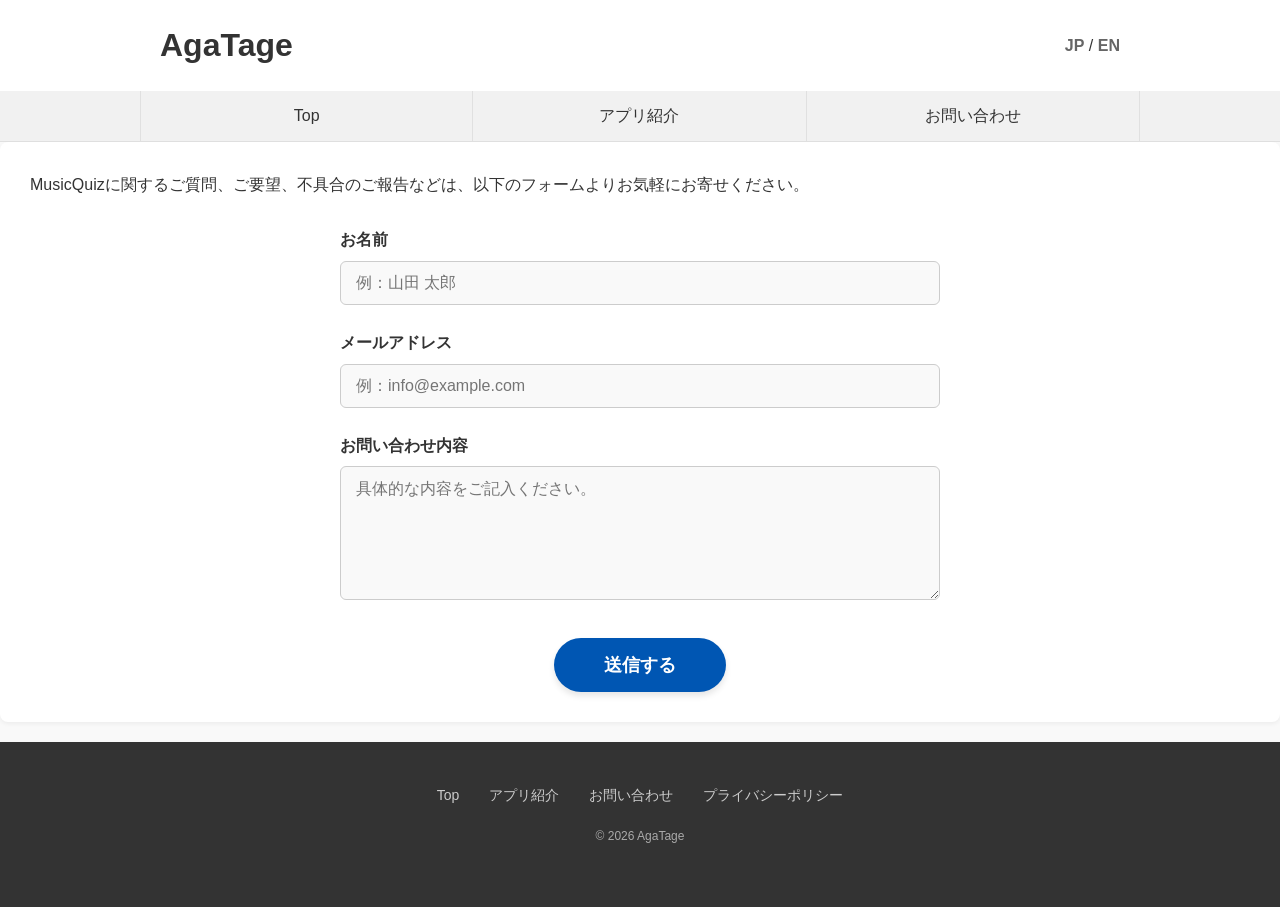
<file: contact.html>
<!DOCTYPE html>
<html lang="ja">
<head>
    <link rel="stylesheet" href="css/style.css">
    <meta charset="UTF-8">
    <meta name="viewport" content="width=device-width, initial-scale=1.0">
    <title>お問い合わせ - AgaTage</title>
</head>
<body>

    <!-- ヘッダー領域 -->
    <header>
        <div class="header-top">
            <h1>AgaTage</h1>
            <div class="language-switch">
            <!-- JPを押すと日本語版へ、ENを押すと英語版へ移動 -->
            <a href="contact.html">JP</a> / <a href="contact-en.html">EN</a>
            </div>
        </div>
        
        <nav class="main-nav">
            <ul>
                <li><a href="index.html">Top</a></li>
                <li><a href="app.html">アプリ紹介</a></li>
                <li><a href="contact.html">お問い合わせ</a></li>
            </ul>
        </nav>
    </header>

    <!-- メインコンテンツ領域 -->
    <section class="contact-section">
    <p>MusicQuizに関するご質問、ご要望、不具合のご報告などは、以下のフォームよりお気軽にお寄せください。</p>
    
    <!-- オリジナルのHTMLフォーム -->
    <!-- ※ action="ここのURL" は後で設定します -->
    <form action="https://formspree.io/f/xgavvbaa" method="POST" class="custom-form">
        
        <div class="form-group">
            <label for="name">お名前</label>
            <input type="text" id="name" name="name" placeholder="例：山田 太郎" required>
        </div>

        <div class="form-group">
            <label for="email">メールアドレス</label>
            <input type="email" id="email" name="email" placeholder="例：info@example.com" required>
        </div>

        <div class="form-group">
            <label for="message">お問い合わせ内容</label>
            <textarea id="message" name="message" rows="6" placeholder="具体的な内容をご記入ください。" required></textarea>
        </div>

        <div class="form-submit">
            <button type="submit" class="btn-send">送信する</button>
        </div>

    </form>
</section>

    <!-- フッター領域 -->
    <footer>
        <nav class="footer-nav">
            <ul>
                <li><a href="index.html">Top</a></li>
                <li><a href="app.html">アプリ紹介</a></li>
                <li><a href="contact.html">お問い合わせ</a></li>
                <li><a href="privacy.html">プライバシーポリシー</a></li>
            </ul>
        </nav>
        <p>&copy; 2026 AgaTage</p>
    </footer>

</body>
</html>
</file>
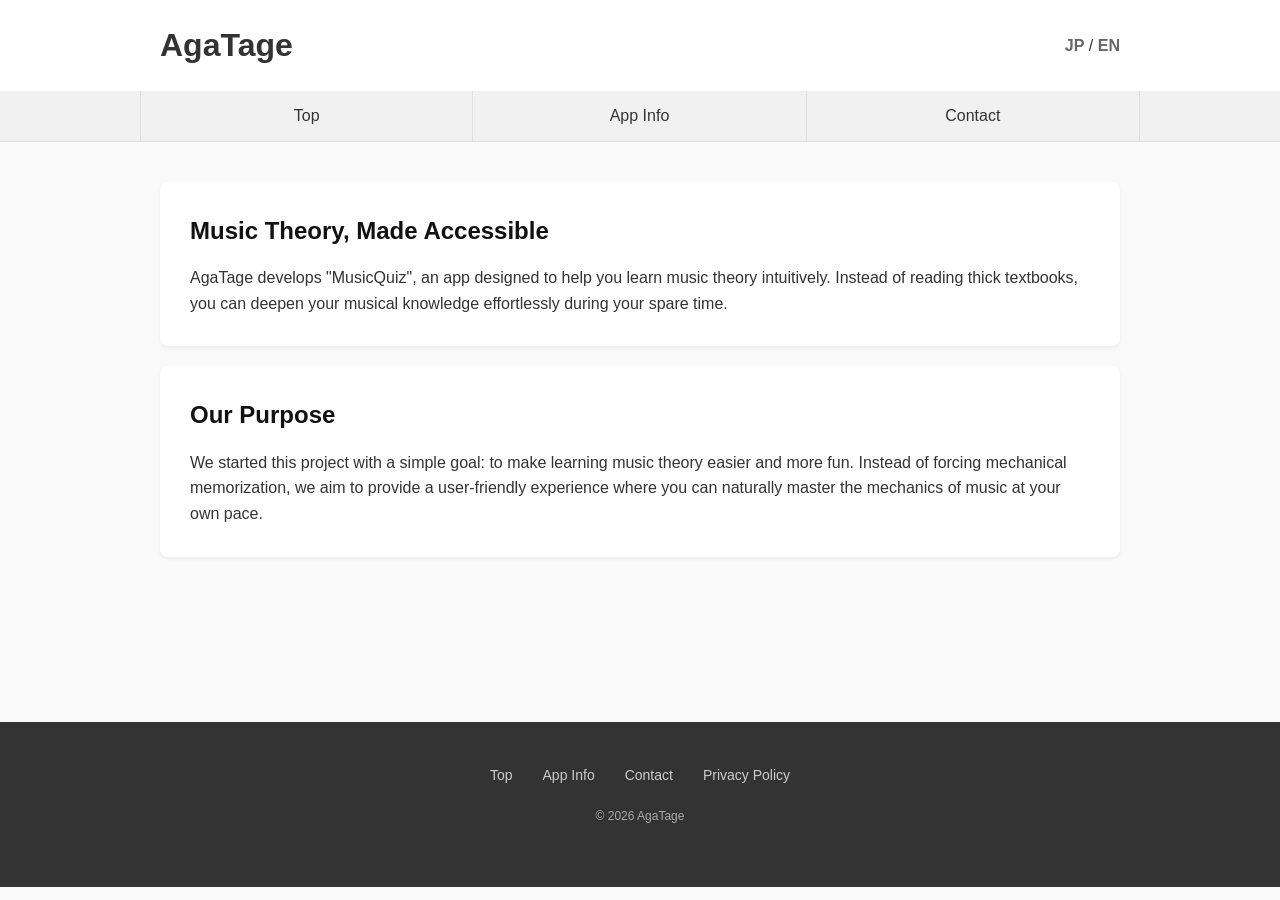
<file: index-en.html>
<!DOCTYPE html>
<html lang="en">
<head>
    <meta charset="UTF-8">
    <meta name="viewport" content="width=device-width, initial-scale=1.0">
    <title>AgaTage</title>
    <link rel="stylesheet" href="css/style.css">
</head>
<body>

    <header>
        <div class="header-top">
            <h1>AgaTage</h1>
            <div class="language-switch">
                <a href="index.html">JP</a> / <a href="index-en.html">EN</a>
            </div>
        </div>
        
        <nav class="main-nav">
            <ul>
                <li><a href="index-en.html">Top</a></li>
                <li><a href="app-en.html">App Info</a></li>
                <li><a href="contact-en.html">Contact</a></li>
            </ul>
        </nav>
    </header>

    <main>
        <section class="overview">
            <h2>Music Theory, Made Accessible</h2>
            <p>AgaTage develops "MusicQuiz", an app designed to help you learn music theory intuitively. Instead of reading thick textbooks, you can deepen your musical knowledge effortlessly during your spare time.</p>
        </section>

        <section class="purpose">
            <h2>Our Purpose</h2>
            <p>We started this project with a simple goal: to make learning music theory easier and more fun. Instead of forcing mechanical memorization, we aim to provide a user-friendly experience where you can naturally master the mechanics of music at your own pace.</p>
        </section>
    </main>

    <footer>
        <nav class="footer-nav">
            <ul>
                <li><a href="index-en.html">Top</a></li>
                <li><a href="app-en.html">App Info</a></li>
                <li><a href="contact-en.html">Contact</a></li>
                <li><a href="privacy-en.html">Privacy Policy</a></li>
            </ul>
        </nav>
        <p>&copy; 2026 AgaTage</p>
    </footer>

</body>
</html>
</file>
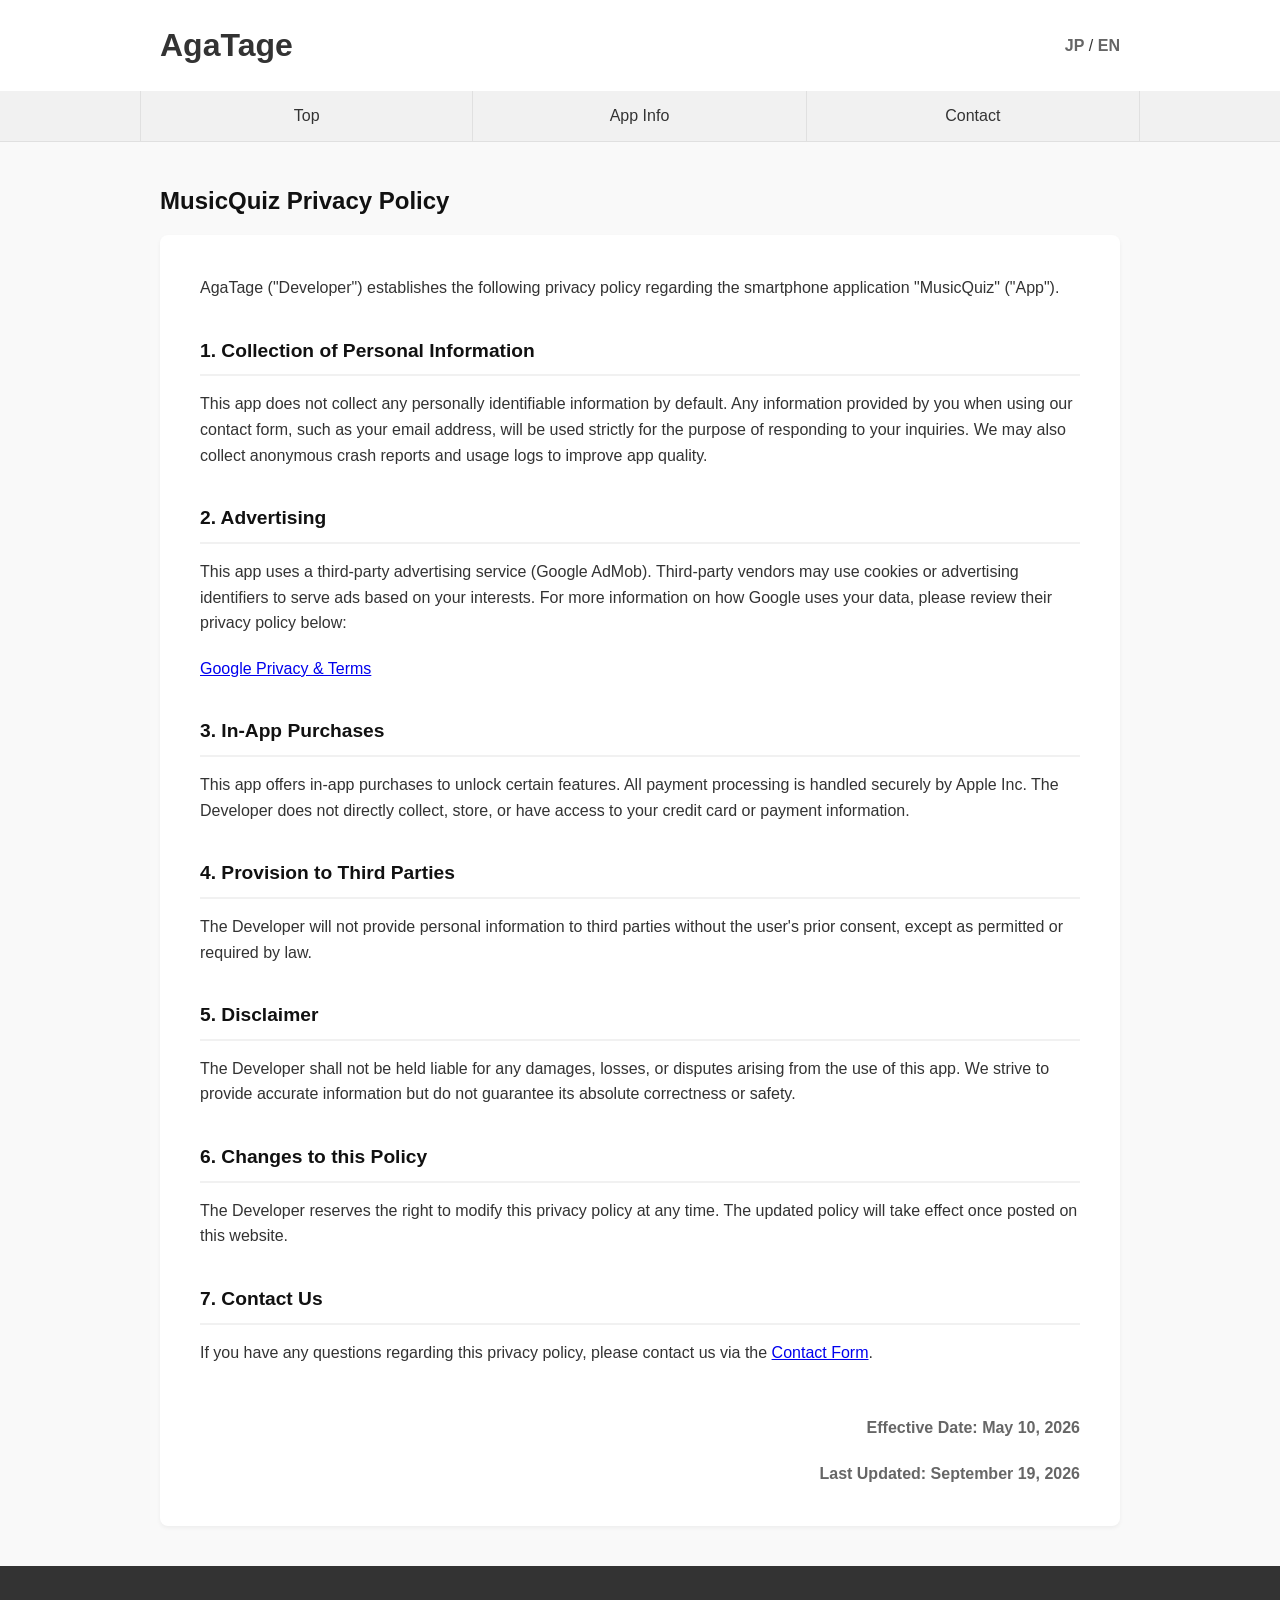
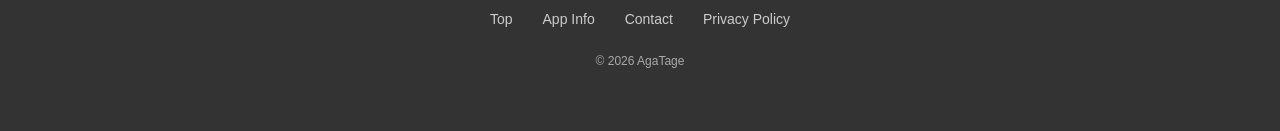
<file: privacy-en.html>
<!DOCTYPE html>
<html lang="en">
<head>
    <meta charset="UTF-8">
    <meta name="viewport" content="width=device-width, initial-scale=1.0">
    <title>Privacy Policy - AgaTage</title>
    <link rel="stylesheet" href="css/style.css">
</head>
<body>

    <header>
        <div class="header-top">
            <h1>AgaTage</h1>
            <div class="language-switch">
                <a href="privacy.html">JP</a> / <a href="privacy-en.html">EN</a>
            </div>
        </div>
        
        <nav class="main-nav">
            <ul>
                <li><a href="index-en.html">Top</a></li>
                <li><a href="app-en.html">App Info</a></li>
                <li><a href="contact-en.html">Contact</a></li>
            </ul>
        </nav>
    </header>

    <main>
        <h2>MusicQuiz Privacy Policy</h2>
        
        <section class="privacy-section">
            <p>AgaTage ("Developer") establishes the following privacy policy regarding the smartphone application "MusicQuiz" ("App").</p>

            <h3>1. Collection of Personal Information</h3>
            <p>This app does not collect any personally identifiable information by default. Any information provided by you when using our contact form, such as your email address, will be used strictly for the purpose of responding to your inquiries. We may also collect anonymous crash reports and usage logs to improve app quality.</p>

            <h3>2. Advertising</h3>
            <p>This app uses a third-party advertising service (Google AdMob). Third-party vendors may use cookies or advertising identifiers to serve ads based on your interests. For more information on how Google uses your data, please review their privacy policy below:</p>
            <p><a href="https://policies.google.com/technologies/ads" target="_blank" rel="noopener">Google Privacy & Terms</a></p>

            <h3>3. In-App Purchases</h3>
            <p>This app offers in-app purchases to unlock certain features. All payment processing is handled securely by Apple Inc. The Developer does not directly collect, store, or have access to your credit card or payment information.</p>

            <h3>4. Provision to Third Parties</h3>
            <p>The Developer will not provide personal information to third parties without the user's prior consent, except as permitted or required by law.</p>

            <h3>5. Disclaimer</h3>
            <p>The Developer shall not be held liable for any damages, losses, or disputes arising from the use of this app. We strive to provide accurate information but do not guarantee its absolute correctness or safety.</p>

            <h3>6. Changes to this Policy</h3>
            <p>The Developer reserves the right to modify this privacy policy at any time. The updated policy will take effect once posted on this website.</p>

            <h3>7. Contact Us</h3>
            <p>If you have any questions regarding this privacy policy, please contact us via the <a href="contact-en.html">Contact Form</a>.</p>
            
            <div class="update-date">
                <p>Effective Date: May 10, 2026</p>
                <p>Last Updated: September 19, 2026</p>
            </div>
        </section>
    </main>

    <footer>
        <nav class="footer-nav">
            <ul>
                <li><a href="index-en.html">Top</a></li>
                <li><a href="app-en.html">App Info</a></li>
                <li><a href="contact-en.html">Contact</a></li>
                <li><a href="privacy-en.html">Privacy Policy</a></li>
            </ul>
        </nav>
        <p>&copy; 2026 AgaTage</p>
    </footer>

</body>
</html>
</file>
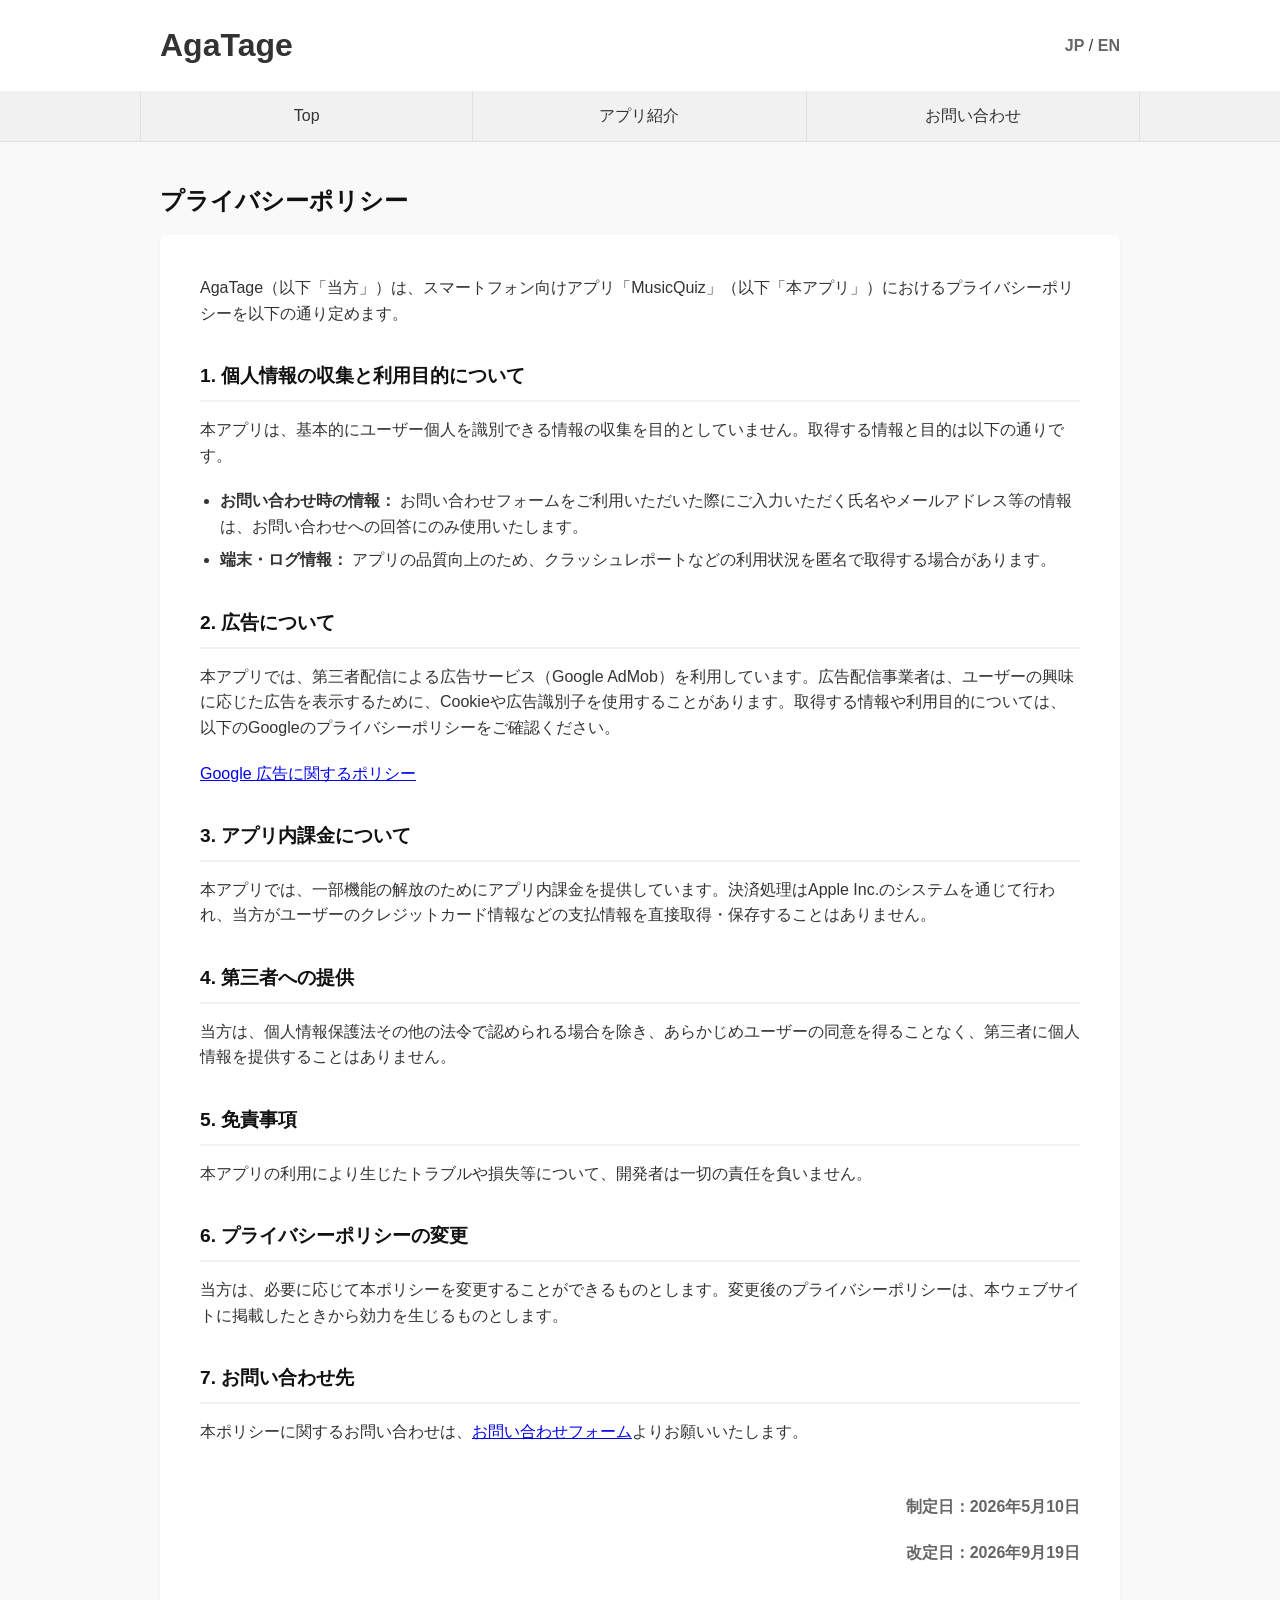
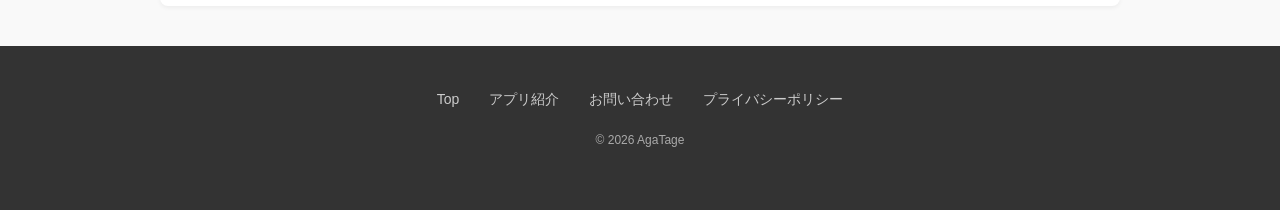
<file: privacy.html>
<!DOCTYPE html>
<html lang="ja">
<head>
    <link rel="stylesheet" href="css/style.css">
    <meta charset="UTF-8">
    <meta name="viewport" content="width=device-width, initial-scale=1.0">
    <title>プライバシーポリシー - AgaTage</title>
</head>
<body>

    <!-- ヘッダー領域 -->
    <header>
        <div class="header-top">
            <h1>AgaTage</h1>
            <div class="language-switch">
            <!-- JPを押すと日本語版へ、ENを押すと英語版へ移動 -->
            <a href="privacy.html">JP</a> / <a href="privacy-en.html">EN</a>
            </div>
        </div>
        
        <nav class="main-nav">
            <ul>
                <li><a href="index.html">Top</a></li>
                <li><a href="app.html">アプリ紹介</a></li>
                <li><a href="contact.html">お問い合わせ</a></li>
            </ul>
        </nav>
    </header>

    <!-- メインコンテンツ領域 -->
    <!-- メインコンテンツ領域 -->
    <main>
        <h2>プライバシーポリシー</h2>
        
        <section class="privacy-section">
            <p>AgaTage（以下「当方」）は、スマートフォン向けアプリ「MusicQuiz」（以下「本アプリ」）におけるプライバシーポリシーを以下の通り定めます。</p>

            <h3>1. 個人情報の収集と利用目的について</h3>
            <p>本アプリは、基本的にユーザー個人を識別できる情報の収集を目的としていません。取得する情報と目的は以下の通りです。</p>
            <ul>
                <li><strong>お問い合わせ時の情報：</strong> お問い合わせフォームをご利用いただいた際にご入力いただく氏名やメールアドレス等の情報は、お問い合わせへの回答にのみ使用いたします。</li>
                <li><strong>端末・ログ情報：</strong> アプリの品質向上のため、クラッシュレポートなどの利用状況を匿名で取得する場合があります。</li>
            </ul>

            <h3>2. 広告について</h3>
            <p>本アプリでは、第三者配信による広告サービス（Google AdMob）を利用しています。広告配信事業者は、ユーザーの興味に応じた広告を表示するために、Cookieや広告識別子を使用することがあります。取得する情報や利用目的については、以下のGoogleのプライバシーポリシーをご確認ください。</p>
            <p><a href="https://policies.google.com/technologies/ads?hl=ja" target="_blank" rel="noopener">Google 広告に関するポリシー</a></p>

            <h3>3. アプリ内課金について</h3>
            <p>本アプリでは、一部機能の解放のためにアプリ内課金を提供しています。決済処理はApple Inc.のシステムを通じて行われ、当方がユーザーのクレジットカード情報などの支払情報を直接取得・保存することはありません。</p>

            <h3>4. 第三者への提供</h3>
            <p>当方は、個人情報保護法その他の法令で認められる場合を除き、あらかじめユーザーの同意を得ることなく、第三者に個人情報を提供することはありません。</p>

            <h3>5. 免責事項</h3>
            <p>本アプリの利用により生じたトラブルや損失等について、開発者は一切の責任を負いません。</p>

            <h3>6. プライバシーポリシーの変更</h3>
            <p>当方は、必要に応じて本ポリシーを変更することができるものとします。変更後のプライバシーポリシーは、本ウェブサイトに掲載したときから効力を生じるものとします。</p>

            <h3>7. お問い合わせ先</h3>
            <p>本ポリシーに関するお問い合わせは、<a href="contact.html">お問い合わせフォーム</a>よりお願いいたします。</p>
            
            <div class="update-date">
                <p>制定日：2026年5月10日</p>
                <p>改定日：2026年9月19日</p>
            </div>
        </section>
    </main>

    <!-- フッター領域 -->
    <footer>
        <nav class="footer-nav">
            <ul>
                <li><a href="index.html">Top</a></li>
                <li><a href="app.html">アプリ紹介</a></li>
                <li><a href="contact.html">お問い合わせ</a></li>
                <li><a href="privacy.html">プライバシーポリシー</a></li>
            </ul>
        </nav>
        <p>&copy; 2026 AgaTage</p>
    </footer>

</body>
</html>
</file>
<file: css/style.css>
/* ==========================================================================
   全体の設定
   ========================================================================== */
* {
    box-sizing: border-box;
    margin: 0;
    padding: 0;
}

body {
    font-family: 'Helvetica Neue', Arial, sans-serif;
    line-height: 1.6;
    color: #333;
    background-color: #f9f9f9;
}

/* ==========================================================================
   ヘッダー（上部領域）
   ========================================================================== */
header {
    background-color: #ffffff;
    border-bottom: 1px solid #e0e0e0;
}

/* サイト名と言語切り替えを左右に分ける */
.header-top {
    display: flex;
    justify-content: space-between; /* 左右の両端に配置 */
    align-items: center;            /* 上下中央揃え */
    padding: 20px;
    max-width: 1000px;
    margin: 0 auto;
}

.language-switch a {
    text-decoration: none;
    color: #666;
    font-weight: bold;
}

/* ナビゲーションメニューを横並びにする */
.main-nav {
    background-color: #f1f1f1;
}

.main-nav ul {
    display: flex;                  /* 横並びにする */
    list-style: none;
    max-width: 1000px;
    margin: 0 auto;
}

.main-nav li {
    flex: 1;                        /* 各メニューの幅を均等にする */
    text-align: center;
}

.main-nav a {
    display: block;
    padding: 12px 0;
    text-decoration: none;
    color: #333;
    font-weight: 500;
    border-right: 1px solid #e0e0e0; /* 手書き案の区切り線 */
}

.main-nav li:first-child a {
    border-left: 1px solid #e0e0e0;
}

/* ==========================================================================
   メインコンテンツ（中央領域）
   ========================================================================== */
main {
    max-width: 1000px;
    margin: 40px auto;
    padding: 0 20px;
    min-height: 500px; /* フッターを画面下に押し下げるための最低限の高さ */
}

section {
    background-color: #ffffff;
    padding: 30px;
    margin-bottom: 20px;
    border-radius: 8px;
    box-shadow: 0 2px 4px rgba(0,0,0,0.05);
}

h2 {
    margin-bottom: 15px;
    color: #111;
}

/* ==========================================================================
   フッター（下部領域）
   ========================================================================== */
footer {
    background-color: #333;
    color: #fff;
    padding: 40px 20px;
    text-align: center;
}

.footer-nav ul {
    display: flex;
    justify-content: center;        /* 中央寄せ */
    list-style: none;
    margin-bottom: 20px;
    flex-wrap: wrap;                /* 画面が狭いときは折り返す */
}

.footer-nav li {
    margin: 0 15px;
}

.footer-nav a {
    color: #ccc;
    text-decoration: none;
    font-size: 14px;
}

footer p {
    font-size: 12px;
    color: #aaa;
}

/* pタグ（段落）の下に余白を作る */
p {
    margin-bottom: 20px;
}

/* ただし、各セクションの最後のpタグの下には余分な余白を作らない */
section p:last-of-type {
    margin-bottom: 0;
}

/* ==========================================================================
   横スクロール画像エリア（アプリ紹介ページ用）
   ========================================================================== */
.horizontal-scroll-wrapper {
    display: flex;
    overflow-x: auto;       /* 横にはみ出した部分をスクロール可能にする */
    gap: 15px;              /* 画像と画像の間の隙間 */
    padding-bottom: 15px;   /* スクロールバーと画像の間の余白 */
    margin-top: 20px;
    
    /* スマホでスワイプした時に滑らかに動かすための設定 */
    -webkit-overflow-scrolling: touch;
    scroll-snap-type: x mandatory;
}

.scroll-img {
    height: 350px;          /* 画像の高さを揃える（スマホの縦長画面を想定） */
    width: auto;            /* 幅は画像の比率を保って自動調整 */
    border-radius: 8px;     /* 角を少し丸くして柔らかい印象に */
    box-shadow: 0 4px 8px rgba(0,0,0,0.1); /* 画像に軽い影をつける */
    
    /* スクロールした時に、画像単位でピタッと止まるようにする */
    scroll-snap-align: start;
}

/* パソコンで見たときのスクロールバーのデザイン（お好みで） */
.horizontal-scroll-wrapper::-webkit-scrollbar {
    height: 8px;
}
.horizontal-scroll-wrapper::-webkit-scrollbar-track {
    background: #f1f1f1;
    border-radius: 4px;
}
.horizontal-scroll-wrapper::-webkit-scrollbar-thumb {
    background: #ccc;
    border-radius: 4px;
}

/* ==========================================================================
   プロっぽく見せる装飾デザイン
   ========================================================================== */

/* 1. カード型レイアウト */
.feature-cards {
    display: flex;
    gap: 20px;          /* カード同士の隙間 */
    margin-top: 20px;
    margin-bottom: 30px;
}

.card {
    flex: 1;            /* 3つのカードを均等な幅にする */
    background-color: #f8f9fa; /* 薄いグレーの背景 */
    padding: 25px 20px;
    border-radius: 12px;       /* 角を丸くする */
    border: 1px solid #e9ecef; /* うっすらとした線 */
    text-align: center;        /* 文字を中央揃え */
    transition: transform 0.2s;/* ふわっと動く準備 */
}

/* マウスを乗せた時にカードが少し浮き上がるギミック */
.card:hover {
    transform: translateY(-5px);
    box-shadow: 0 8px 15px rgba(0,0,0,0.1);
}

.card h4 {
    margin-bottom: 15px;
    color: #0056b3;     /* 見出しをアクセントカラーに */
}

/* スマホ閲覧時（画面幅が768px以下の時）は縦並びにする魔法のコード */
@media (max-width: 768px) {
    .feature-cards {
        flex-direction: column;
    }
}

/* 2. 蛍光ペン風マーカー */
.marker {
    background: linear-gradient(transparent 60%, #ffe600 60%);
    font-weight: bold;
}

/* 3. ダウンロードボタン */
.download-area {
    text-align: center;
    margin: 40px 0;
}

.btn-download {
    display: inline-block;
    background-color: #000;    /* Apple風の黒 */
    color: #fff;
    text-decoration: none;
    font-weight: bold;
    font-size: 18px;
    padding: 15px 40px;
    border-radius: 30px;       /* 丸いボタン */
    box-shadow: 0 4px 6px rgba(0,0,0,0.2);
    transition: background-color 0.3s;
}

.btn-download:hover {
    background-color: #333;    /* マウスを乗せたら少し明るく */
}

/* ==========================================================================
   追加の装飾デザイン（バッジ、リスト、強調）
   ========================================================================== */

/* 冒頭の目を引くボックス */
.intro-box {
    background-color: #f0f7ff; /* 薄いブルー */
    border-left: 5px solid #0056b3;
    padding: 20px;
    margin: 20px 0;
    border-radius: 0 8px 8px 0;
}

.intro-box p:last-child {
    margin-bottom: 0;
    font-weight: bold;
}

/* クイズモードごとの余白調整 */
.quiz-mode {
    margin-bottom: 40px;
    padding-bottom: 20px;
    border-bottom: 1px dashed #ccc;
}
.quiz-mode:last-of-type {
    border-bottom: none;
}

/* セクションの見出しを少し豪華に */
.section-title {
    margin-top: 50px;
    margin-bottom: 25px;
    padding: 10px 15px;
    background-color: #333;
    color: #fff;
    border-radius: 5px;
}

.quiz-mode h4 {
    font-size: 1.2em;
    color: #111;
    margin-bottom: 15px;
    display: flex;
    align-items: center;
}

/* 無料・有料バッジのデザイン */
.badge {
    font-size: 12px;
    padding: 4px 10px;
    border-radius: 12px;
    margin-left: 10px;
    font-weight: bold;
}
.badge-free {
    background-color: #e0f7fa;
    color: #00838f;
    border: 1px solid #00838f;
}
.badge-paid {
    background-color: #ffebee;
    color: #c62828;
    border: 1px solid #c62828;
}

/* 箇条書きリストを綺麗に整える */
.list-title {
    margin-bottom: 5px;
    font-weight: bold;
}
.quiz-list {
    margin-left: 20px;
    margin-bottom: 20px;
    padding-left: 20px;
}
.quiz-list li {
    margin-bottom: 8px;
}

/* スケール一覧など、数が多いリストを2列にする魔法 */
.multi-column-list {
    column-count: 2; /* 2列表示 */
    column-gap: 20px;
}
@media (max-width: 600px) {
    .multi-column-list {
        column-count: 1; /* スマホでは1列に戻す */
    }
}

/* ==========================================================================
   オリジナルお問い合わせフォームのデザイン
   ========================================================================== */
.custom-form {
    max-width: 600px;
    margin: 30px auto 0;
    text-align: left; /* フォーム内は左揃えにして読みやすく */
}

.form-group {
    margin-bottom: 25px;
}

.form-group label {
    display: block;
    font-weight: bold;
    margin-bottom: 8px;
    color: #333;
}

/* 入力ボックスとテキストエリアの共通デザイン */
.form-group input,
.form-group textarea {
    width: 100%;
    padding: 12px 15px;
    border: 1px solid #ccc;
    border-radius: 6px;
    font-size: 16px;
    font-family: inherit;
    background-color: #f9f9f9;
    transition: border-color 0.3s;
}

/* 入力中（フォーカス時）は枠線を青く光らせる */
.form-group input:focus,
.form-group textarea:focus {
    outline: none;
    border-color: #0056b3;
    background-color: #fff;
}

.form-submit {
    text-align: center;
    margin-top: 30px;
}

/* 送信ボタンのデザイン */
.btn-send {
    background-color: #0056b3;
    color: #fff;
    border: none;
    padding: 15px 50px;
    font-size: 18px;
    font-weight: bold;
    border-radius: 30px;
    cursor: pointer;
    box-shadow: 0 4px 6px rgba(0,0,0,0.1);
    transition: background-color 0.3s, transform 0.1s;
}

.btn-send:hover {
    background-color: #004494;
}

.btn-send:active {
    transform: scale(0.98); /* クリックした時に少しへこむギミック */
}

/* ==========================================================================
   プライバシーポリシー用デザイン
   ========================================================================== */
.privacy-section {
    background-color: #ffffff;
    padding: 40px;
    border-radius: 8px;
    box-shadow: 0 2px 4px rgba(0,0,0,0.05);
    margin-bottom: 40px;
}

.privacy-section h3 {
    margin-top: 35px;
    margin-bottom: 15px;
    border-bottom: 2px solid #f1f1f1;
    padding-bottom: 8px;
    color: #111;
    font-size: 1.2em;
}

.privacy-section ul {
    margin-left: 20px;
    margin-bottom: 20px;
}

.privacy-section li {
    margin-bottom: 8px;
}

.update-date {
    text-align: right;
    margin-top: 50px;
    color: #666;
    font-weight: bold;
}
</file>
